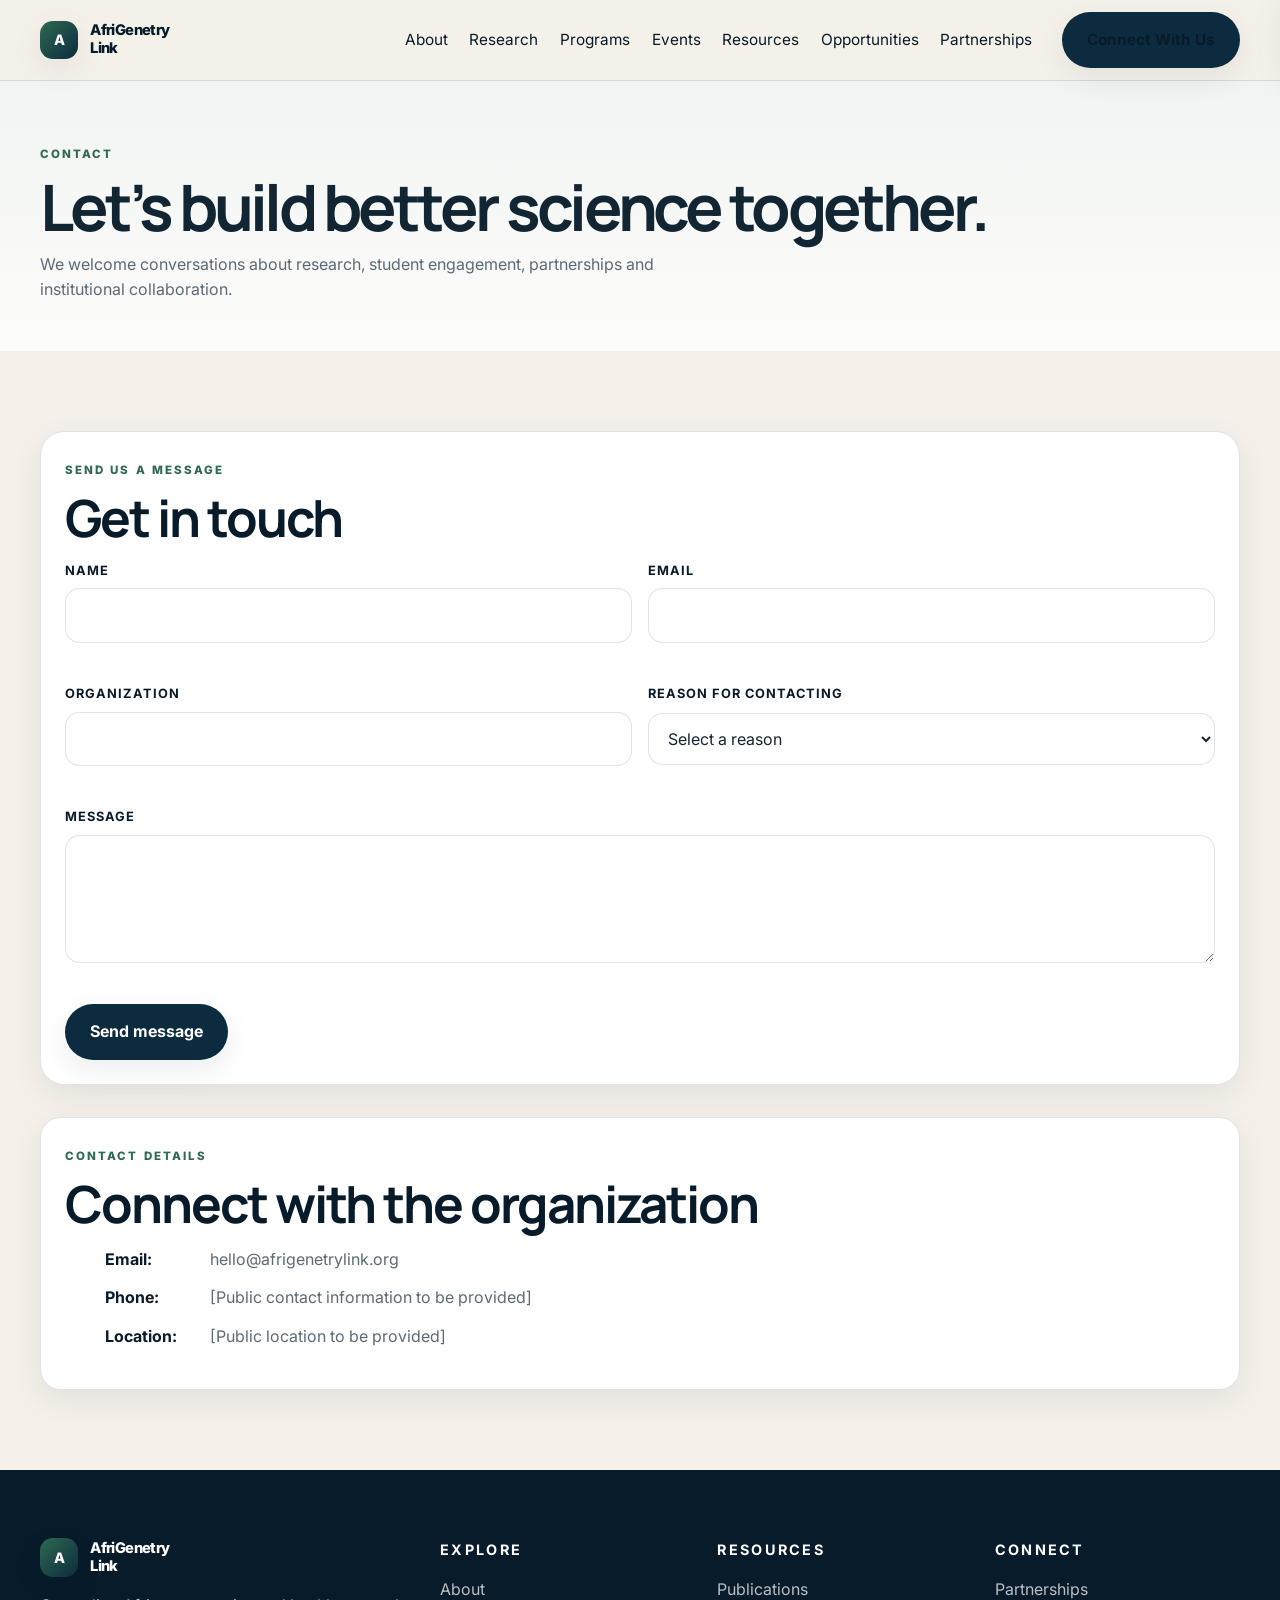
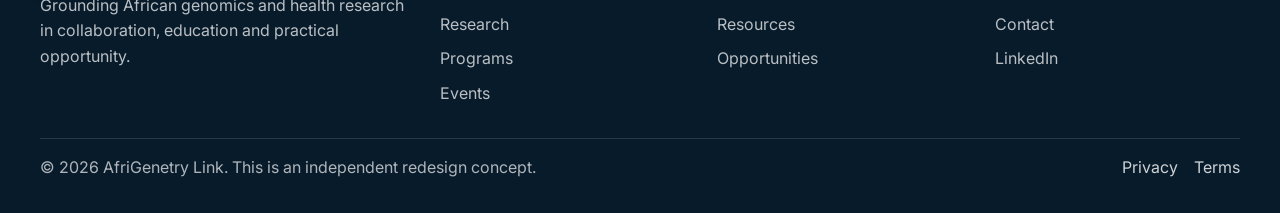
<file: afri-genetry-link/contact.html>
<!DOCTYPE html>
<html lang="en">
  <head>
    <meta charset="UTF-8" />
    <meta name="viewport" content="width=device-width, initial-scale=1.0" />
    <title>Contact | AfriGenetry Link</title>
    <meta name="description" content="Contact AfriGenetry Link for research, partnerships, events, media, opportunities and general inquiries." />
    <link rel="preconnect" href="https://fonts.googleapis.com" />
    <link rel="preconnect" href="https://fonts.gstatic.com" crossorigin />
    <link href="https://fonts.googleapis.com/css2?family=Inter:wght@400;500;600;700;800&family=Manrope:wght@400;500;600;700;800&display=swap" rel="stylesheet" />
    <link rel="stylesheet" href="css/styles.css" />
    <link rel="stylesheet" href="css/responsive.css" />
    <link rel="stylesheet" href="css/animations.css" />
  </head>
  <body>
    <header class="site-header">
      <div class="container site-header__inner">
        <a href="index.html" class="logo" aria-label="AfriGenetry Link home page"><span class="logo-mark">A</span><span class="logo-text">AfriGenetry<br />Link</span></a>
        <nav class="site-nav" aria-label="Main navigation">
          <a href="about.html">About</a>
          <a href="research.html">Research</a>
          <a href="programs.html">Programs</a>
          <a href="events.html">Events</a>
          <a href="resources.html">Resources</a>
          <a href="opportunities.html">Opportunities</a>
          <a href="partnerships.html">Partnerships</a>
          <a href="contact.html" class="btn btn--primary nav-cta">Connect With Us</a>
        </nav>
        <button class="nav-toggle" type="button" aria-label="Open menu" aria-expanded="false">☰</button>
      </div>
      <div class="mobile-menu" aria-label="Mobile navigation">
        <div class="mobile-menu__head"><a href="index.html" class="logo"><span class="logo-mark">A</span><span class="logo-text">AfriGenetry<br />Link</span></a><button class="nav-toggle mobile-menu__close" type="button" aria-label="Close menu">✕</button></div>
        <nav class="mobile-nav" aria-label="Mobile menu links"><a href="about.html">About</a><a href="research.html">Research</a><a href="programs.html">Programs</a><a href="events.html">Events</a><a href="resources.html">Resources</a><a href="opportunities.html">Opportunities</a><a href="partnerships.html">Partnerships</a><a href="contact.html" class="btn btn--primary">Get Involved</a></nav>
      </div>
    </header>

    <main>
      <section class="page-hero">
        <div class="container page-hero__inner fade-up">
          <span class="section-label">Contact</span>
          <h1>Let’s build better science together.</h1>
          <p>We welcome conversations about research, student engagement, partnerships and institutional collaboration.</p>
        </div>
      </section>

      <section class="section">
        <div class="container contact-grid">
          <div class="form-shell fade-up">
            <span class="section-label">Send us a message</span>
            <h2 class="section-heading">Get in touch</h2>
            <form id="contact-form" novalidate>
              <div class="form-grid">
                <div class="form-field"><label class="form-label" for="contact-name">Name</label><input id="contact-name" class="form-input" type="text" required /><span class="form-error"></span></div>
                <div class="form-field"><label class="form-label" for="contact-email">Email</label><input id="contact-email" class="form-input" type="email" required /><span class="form-error"></span></div>
                <div class="form-field"><label class="form-label" for="contact-organization">Organization</label><input id="contact-organization" class="form-input" type="text" /><span class="form-error"></span></div>
                <div class="form-field"><label class="form-label" for="contact-reason">Reason for contacting</label><select id="contact-reason" class="form-select" required>
                  <option value="">Select a reason</option>
                  <option>Research</option>
                  <option>Partnership</option>
                  <option>Event</option>
                  <option>Media</option>
                  <option>Opportunity</option>
                  <option>General inquiry</option>
                </select><span class="form-error"></span></div>
                <div class="form-field form-field--full"><label class="form-label" for="contact-message">Message</label><textarea id="contact-message" class="form-textarea" required></textarea><span class="form-error"></span></div>
              </div>
              <div class="hero__actions" style="margin-top:1rem;">
                <button type="submit" class="btn btn--primary">Send message</button>
              </div>
              <div class="success-state" aria-live="polite">Thanks for reaching out. Your message has been sent successfully.</div>
            </form>
          </div>

          <aside class="info-panel fade-up">
            <span class="section-label">Contact details</span>
            <h2 class="section-heading">Connect with the organization</h2>
            <ul class="detail-list">
              <li><strong>Email:</strong> hello@afrigenetrylink.org</li>
              <li><strong>Phone:</strong> [Public contact information to be provided]</li>
              <li><strong>Location:</strong> [Public location to be provided]</li>
            </ul>
          </aside>
        </div>
      </section>
    </main>

    <footer class="site-footer">
      <div class="container footer-grid">
        <div class="footer-brand"><a href="index.html" class="logo" style="color:#fff;"><span class="logo-mark">A</span><span class="logo-text">AfriGenetry<br />Link</span></a><p>Grounding African genomics and health research in collaboration, education and practical opportunity.</p></div>
        <div class="footer-links"><h4>Explore</h4><ul><li><a href="about.html">About</a></li><li><a href="research.html">Research</a></li><li><a href="programs.html">Programs</a></li><li><a href="events.html">Events</a></li></ul></div>
        <div class="footer-links"><h4>Resources</h4><ul><li><a href="publications.html">Publications</a></li><li><a href="resources.html">Resources</a></li><li><a href="opportunities.html">Opportunities</a></li></ul></div>
        <div class="footer-links"><h4>Connect</h4><ul><li><a href="partnerships.html">Partnerships</a></li><li><a href="contact.html">Contact</a></li><li><a href="https://www.linkedin.com" target="_blank" rel="noreferrer">LinkedIn</a></li></ul></div>
      </div>
      <div class="container footer-meta"><span>© 2026 AfriGenetry Link. This is an independent redesign concept.</span><div class="row"><a href="#">Privacy</a><a href="#">Terms</a></div></div>
    </footer>
    <button class="back-to-top" type="button" aria-label="Back to top">↑</button>
    <script src="js/navigation.js" defer></script>
    <script src="js/filters.js" defer></script>
    <script src="js/search.js" defer></script>
    <script src="js/forms.js" defer></script>
    <script src="js/interactions.js" defer></script>
    <script src="js/main.js" defer></script>
  </body>
</html>
</file>
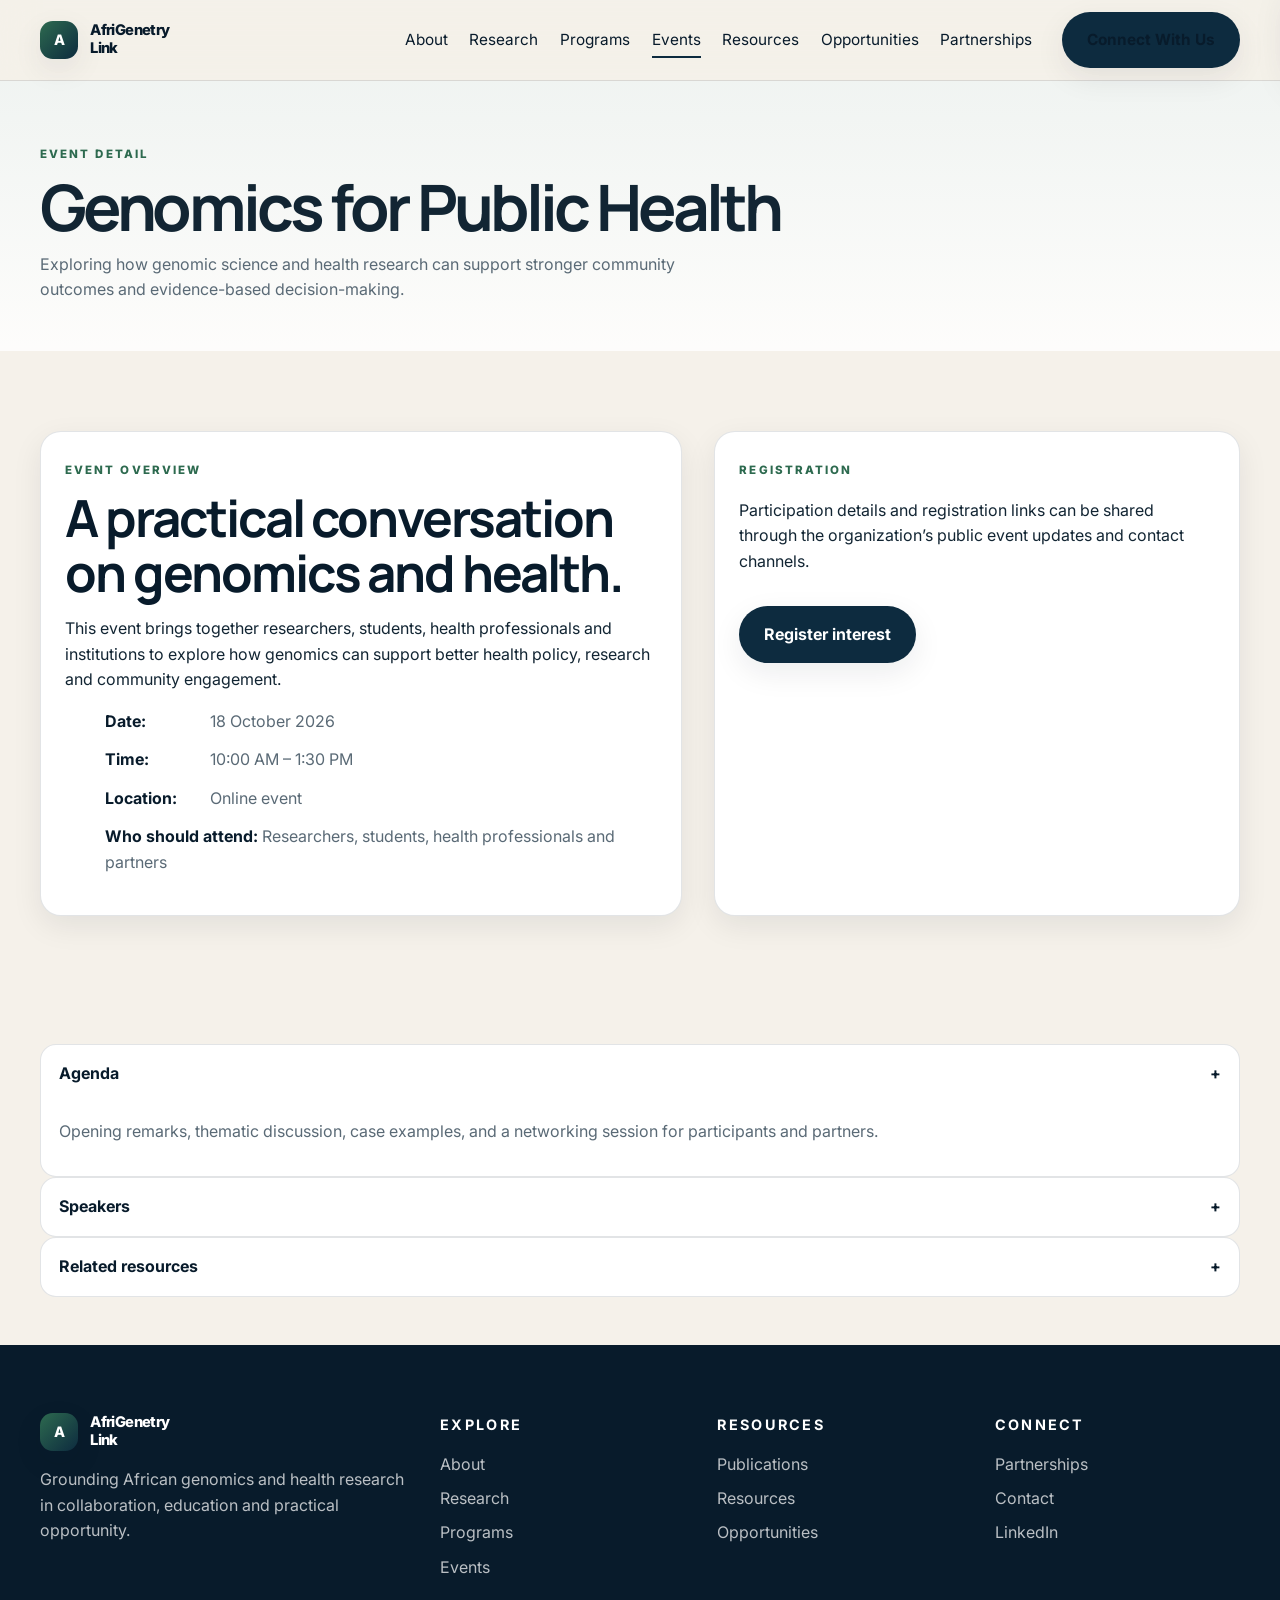
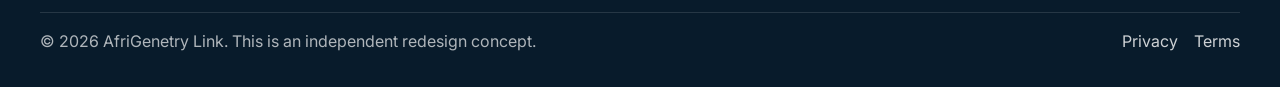
<file: afri-genetry-link/event-detail.html>
<!DOCTYPE html>
<html lang="en">
  <head>
    <meta charset="UTF-8" />
    <meta name="viewport" content="width=device-width, initial-scale=1.0" />
    <title>Event Detail | AfriGenetry Link</title>
    <meta name="description" content="Learn more about AfriGenetry Link’s event on genomics, public health and research collaboration." />
    <link rel="preconnect" href="https://fonts.googleapis.com" />
    <link rel="preconnect" href="https://fonts.gstatic.com" crossorigin />
    <link href="https://fonts.googleapis.com/css2?family=Inter:wght@400;500;600;700;800&family=Manrope:wght@400;500;600;700;800&display=swap" rel="stylesheet" />
    <link rel="stylesheet" href="css/styles.css" />
    <link rel="stylesheet" href="css/responsive.css" />
    <link rel="stylesheet" href="css/animations.css" />
  </head>
  <body>
    <header class="site-header">
      <div class="container site-header__inner">
        <a href="index.html" class="logo" aria-label="AfriGenetry Link home page"><span class="logo-mark">A</span><span class="logo-text">AfriGenetry<br />Link</span></a>
        <nav class="site-nav" aria-label="Main navigation">
          <a href="about.html">About</a>
          <a href="research.html">Research</a>
          <a href="programs.html">Programs</a>
          <a href="events.html" class="is-active">Events</a>
          <a href="resources.html">Resources</a>
          <a href="opportunities.html">Opportunities</a>
          <a href="partnerships.html">Partnerships</a>
          <a href="contact.html" class="btn btn--primary nav-cta">Connect With Us</a>
        </nav>
        <button class="nav-toggle" type="button" aria-label="Open menu" aria-expanded="false">☰</button>
      </div>
      <div class="mobile-menu" aria-label="Mobile navigation">
        <div class="mobile-menu__head"><a href="index.html" class="logo"><span class="logo-mark">A</span><span class="logo-text">AfriGenetry<br />Link</span></a><button class="nav-toggle mobile-menu__close" type="button" aria-label="Close menu">✕</button></div>
        <nav class="mobile-nav" aria-label="Mobile menu links"><a href="about.html">About</a><a href="research.html">Research</a><a href="programs.html">Programs</a><a href="events.html">Events</a><a href="resources.html">Resources</a><a href="opportunities.html">Opportunities</a><a href="partnerships.html">Partnerships</a><a href="contact.html" class="btn btn--primary">Get Involved</a></nav>
      </div>
    </header>

    <main>
      <section class="page-hero">
        <div class="container page-hero__inner fade-up">
          <span class="section-label">Event detail</span>
          <h1>Genomics for Public Health</h1>
          <p>Exploring how genomic science and health research can support stronger community outcomes and evidence-based decision-making.</p>
        </div>
      </section>

      <section class="section">
        <div class="container event-detail-grid">
          <article class="details-panel fade-up">
            <span class="section-label">Event overview</span>
            <h2 class="section-heading">A practical conversation on genomics and health.</h2>
            <p>This event brings together researchers, students, health professionals and institutions to explore how genomics can support better health policy, research and community engagement.</p>
            <ul class="detail-list">
              <li><strong>Date:</strong> 18 October 2026</li>
              <li><strong>Time:</strong> 10:00 AM – 1:30 PM</li>
              <li><strong>Location:</strong> Online event</li>
              <li><strong>Who should attend:</strong> Researchers, students, health professionals and partners</li>
            </ul>
          </article>

          <aside class="info-panel fade-up">
            <span class="section-label">Registration</span>
            <p>Participation details and registration links can be shared through the organization’s public event updates and contact channels.</p>
            <div class="hero__actions">
              <a href="contact.html" class="btn btn--primary">Register interest</a>
            </div>
          </aside>
        </div>
      </section>

      <section class="section section--tight">
        <div class="container">
          <div class="accordion fade-up">
            <div class="accordion-item is-open"><button class="accordion-trigger" type="button">Agenda<span>+</span></button><div class="accordion-content"><p>Opening remarks, thematic discussion, case examples, and a networking session for participants and partners.</p></div></div>
            <div class="accordion-item"><button class="accordion-trigger" type="button">Speakers<span>+</span></button><div class="accordion-content"><p>Speaker details to be provided in the event listing or communications shared by AfriGenetry Link.</p></div></div>
            <div class="accordion-item"><button class="accordion-trigger" type="button">Related resources<span>+</span></button><div class="accordion-content"><p>Relevant reading materials and event follow-ups can be shared via the resources section.</p></div></div>
          </div>
        </div>
      </section>
    </main>

    <footer class="site-footer">
      <div class="container footer-grid">
        <div class="footer-brand"><a href="index.html" class="logo" style="color:#fff;"><span class="logo-mark">A</span><span class="logo-text">AfriGenetry<br />Link</span></a><p>Grounding African genomics and health research in collaboration, education and practical opportunity.</p></div>
        <div class="footer-links"><h4>Explore</h4><ul><li><a href="about.html">About</a></li><li><a href="research.html">Research</a></li><li><a href="programs.html">Programs</a></li><li><a href="events.html">Events</a></li></ul></div>
        <div class="footer-links"><h4>Resources</h4><ul><li><a href="publications.html">Publications</a></li><li><a href="resources.html">Resources</a></li><li><a href="opportunities.html">Opportunities</a></li></ul></div>
        <div class="footer-links"><h4>Connect</h4><ul><li><a href="partnerships.html">Partnerships</a></li><li><a href="contact.html">Contact</a></li><li><a href="https://www.linkedin.com" target="_blank" rel="noreferrer">LinkedIn</a></li></ul></div>
      </div>
      <div class="container footer-meta"><span>© 2026 AfriGenetry Link. This is an independent redesign concept.</span><div class="row"><a href="#">Privacy</a><a href="#">Terms</a></div></div>
    </footer>
    <button class="back-to-top" type="button" aria-label="Back to top">↑</button>
    <script src="js/navigation.js" defer></script>
    <script src="js/filters.js" defer></script>
    <script src="js/search.js" defer></script>
    <script src="js/forms.js" defer></script>
    <script src="js/interactions.js" defer></script>
    <script src="js/main.js" defer></script>
  </body>
</html>
</file>
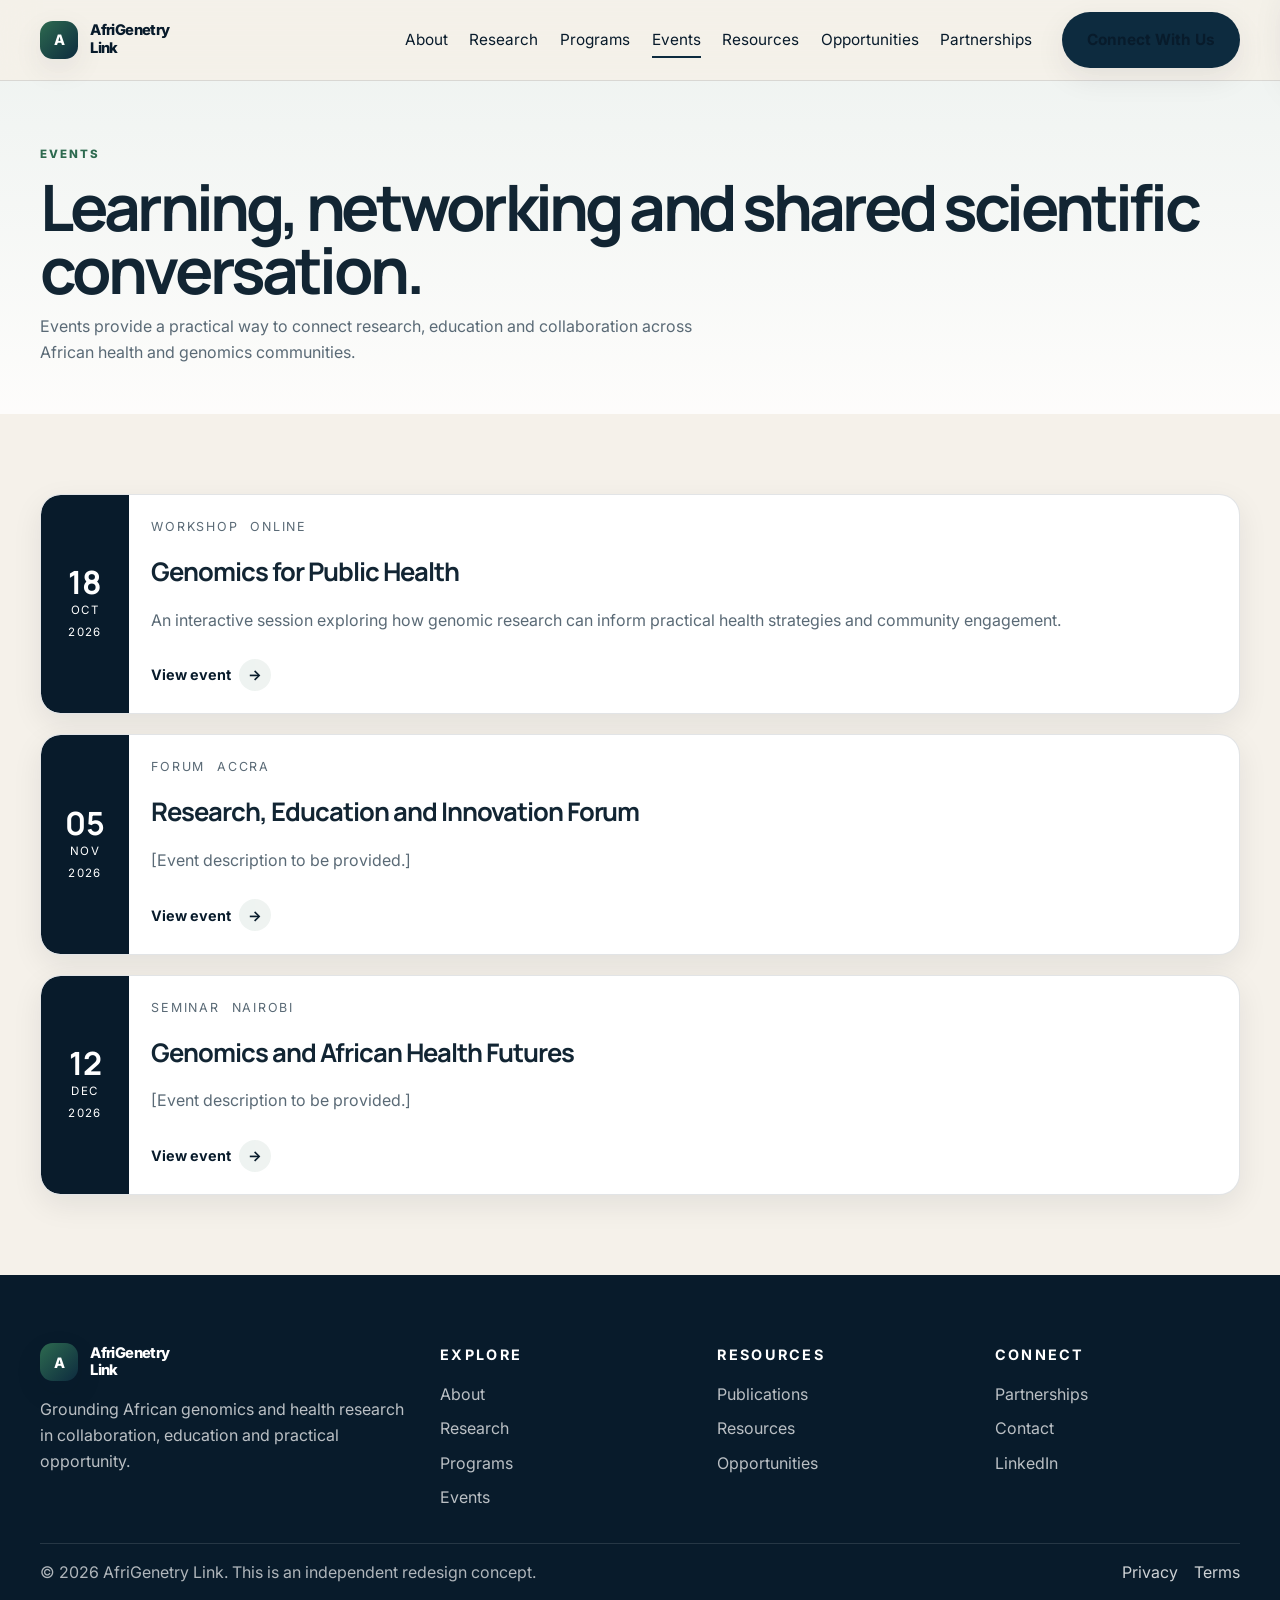
<file: afri-genetry-link/events.html>
<!DOCTYPE html>
<html lang="en">
  <head>
    <meta charset="UTF-8" />
    <meta name="viewport" content="width=device-width, initial-scale=1.0" />
    <title>Events | AfriGenetry Link</title>
    <meta name="description" content="Browse AfriGenetry Link events and learning opportunities in genomics, health, research and collaboration." />
    <link rel="preconnect" href="https://fonts.googleapis.com" />
    <link rel="preconnect" href="https://fonts.gstatic.com" crossorigin />
    <link href="https://fonts.googleapis.com/css2?family=Inter:wght@400;500;600;700;800&family=Manrope:wght@400;500;600;700;800&display=swap" rel="stylesheet" />
    <link rel="stylesheet" href="css/styles.css" />
    <link rel="stylesheet" href="css/responsive.css" />
    <link rel="stylesheet" href="css/animations.css" />
  </head>
  <body>
    <header class="site-header">
      <div class="container site-header__inner">
        <a href="index.html" class="logo" aria-label="AfriGenetry Link home page"><span class="logo-mark">A</span><span class="logo-text">AfriGenetry<br />Link</span></a>
        <nav class="site-nav" aria-label="Main navigation">
          <a href="about.html">About</a>
          <a href="research.html">Research</a>
          <a href="programs.html">Programs</a>
          <a href="events.html" class="is-active">Events</a>
          <a href="resources.html">Resources</a>
          <a href="opportunities.html">Opportunities</a>
          <a href="partnerships.html">Partnerships</a>
          <a href="contact.html" class="btn btn--primary nav-cta">Connect With Us</a>
        </nav>
        <button class="nav-toggle" type="button" aria-label="Open menu" aria-expanded="false">☰</button>
      </div>
      <div class="mobile-menu" aria-label="Mobile navigation">
        <div class="mobile-menu__head"><a href="index.html" class="logo"><span class="logo-mark">A</span><span class="logo-text">AfriGenetry<br />Link</span></a><button class="nav-toggle mobile-menu__close" type="button" aria-label="Close menu">✕</button></div>
        <nav class="mobile-nav" aria-label="Mobile menu links"><a href="about.html">About</a><a href="research.html">Research</a><a href="programs.html">Programs</a><a href="events.html">Events</a><a href="resources.html">Resources</a><a href="opportunities.html">Opportunities</a><a href="partnerships.html">Partnerships</a><a href="contact.html" class="btn btn--primary">Get Involved</a></nav>
      </div>
    </header>

    <main>
      <section class="page-hero">
        <div class="container page-hero__inner fade-up">
          <span class="section-label">Events</span>
          <h1>Learning, networking and shared scientific conversation.</h1>
          <p>Events provide a practical way to connect research, education and collaboration across African health and genomics communities.</p>
        </div>
      </section>

      <section class="section">
        <div class="container">
          <div class="event-list">
            <article class="event-card fade-up">
              <div class="event-date"><strong>18</strong><span>Oct</span><span>2026</span></div>
              <div class="event-card__content">
                <div class="research-item__meta"><span>Workshop</span><span>Online</span></div>
                <h3>Genomics for Public Health</h3>
                <p>An interactive session exploring how genomic research can inform practical health strategies and community engagement.</p>
                <a href="event-detail.html" class="link-arrow">View event <span>→</span></a>
              </div>
            </article>
            <article class="event-card fade-up">
              <div class="event-date"><strong>05</strong><span>Nov</span><span>2026</span></div>
              <div class="event-card__content">
                <div class="research-item__meta"><span>Forum</span><span>Accra</span></div>
                <h3>Research, Education and Innovation Forum</h3>
                <p>[Event description to be provided.]</p>
                <a href="event-detail.html" class="link-arrow">View event <span>→</span></a>
              </div>
            </article>
            <article class="event-card fade-up">
              <div class="event-date"><strong>12</strong><span>Dec</span><span>2026</span></div>
              <div class="event-card__content">
                <div class="research-item__meta"><span>Seminar</span><span>Nairobi</span></div>
                <h3>Genomics and African Health Futures</h3>
                <p>[Event description to be provided.]</p>
                <a href="event-detail.html" class="link-arrow">View event <span>→</span></a>
              </div>
            </article>
          </div>
        </div>
      </section>
    </main>

    <footer class="site-footer">
      <div class="container footer-grid">
        <div class="footer-brand"><a href="index.html" class="logo" style="color:#fff;"><span class="logo-mark">A</span><span class="logo-text">AfriGenetry<br />Link</span></a><p>Grounding African genomics and health research in collaboration, education and practical opportunity.</p></div>
        <div class="footer-links"><h4>Explore</h4><ul><li><a href="about.html">About</a></li><li><a href="research.html">Research</a></li><li><a href="programs.html">Programs</a></li><li><a href="events.html">Events</a></li></ul></div>
        <div class="footer-links"><h4>Resources</h4><ul><li><a href="publications.html">Publications</a></li><li><a href="resources.html">Resources</a></li><li><a href="opportunities.html">Opportunities</a></li></ul></div>
        <div class="footer-links"><h4>Connect</h4><ul><li><a href="partnerships.html">Partnerships</a></li><li><a href="contact.html">Contact</a></li><li><a href="https://www.linkedin.com" target="_blank" rel="noreferrer">LinkedIn</a></li></ul></div>
      </div>
      <div class="container footer-meta"><span>© 2026 AfriGenetry Link. This is an independent redesign concept.</span><div class="row"><a href="#">Privacy</a><a href="#">Terms</a></div></div>
    </footer>
    <button class="back-to-top" type="button" aria-label="Back to top">↑</button>
    <script src="js/navigation.js" defer></script>
    <script src="js/filters.js" defer></script>
    <script src="js/search.js" defer></script>
    <script src="js/forms.js" defer></script>
    <script src="js/interactions.js" defer></script>
    <script src="js/main.js" defer></script>
  </body>
</html>
</file>
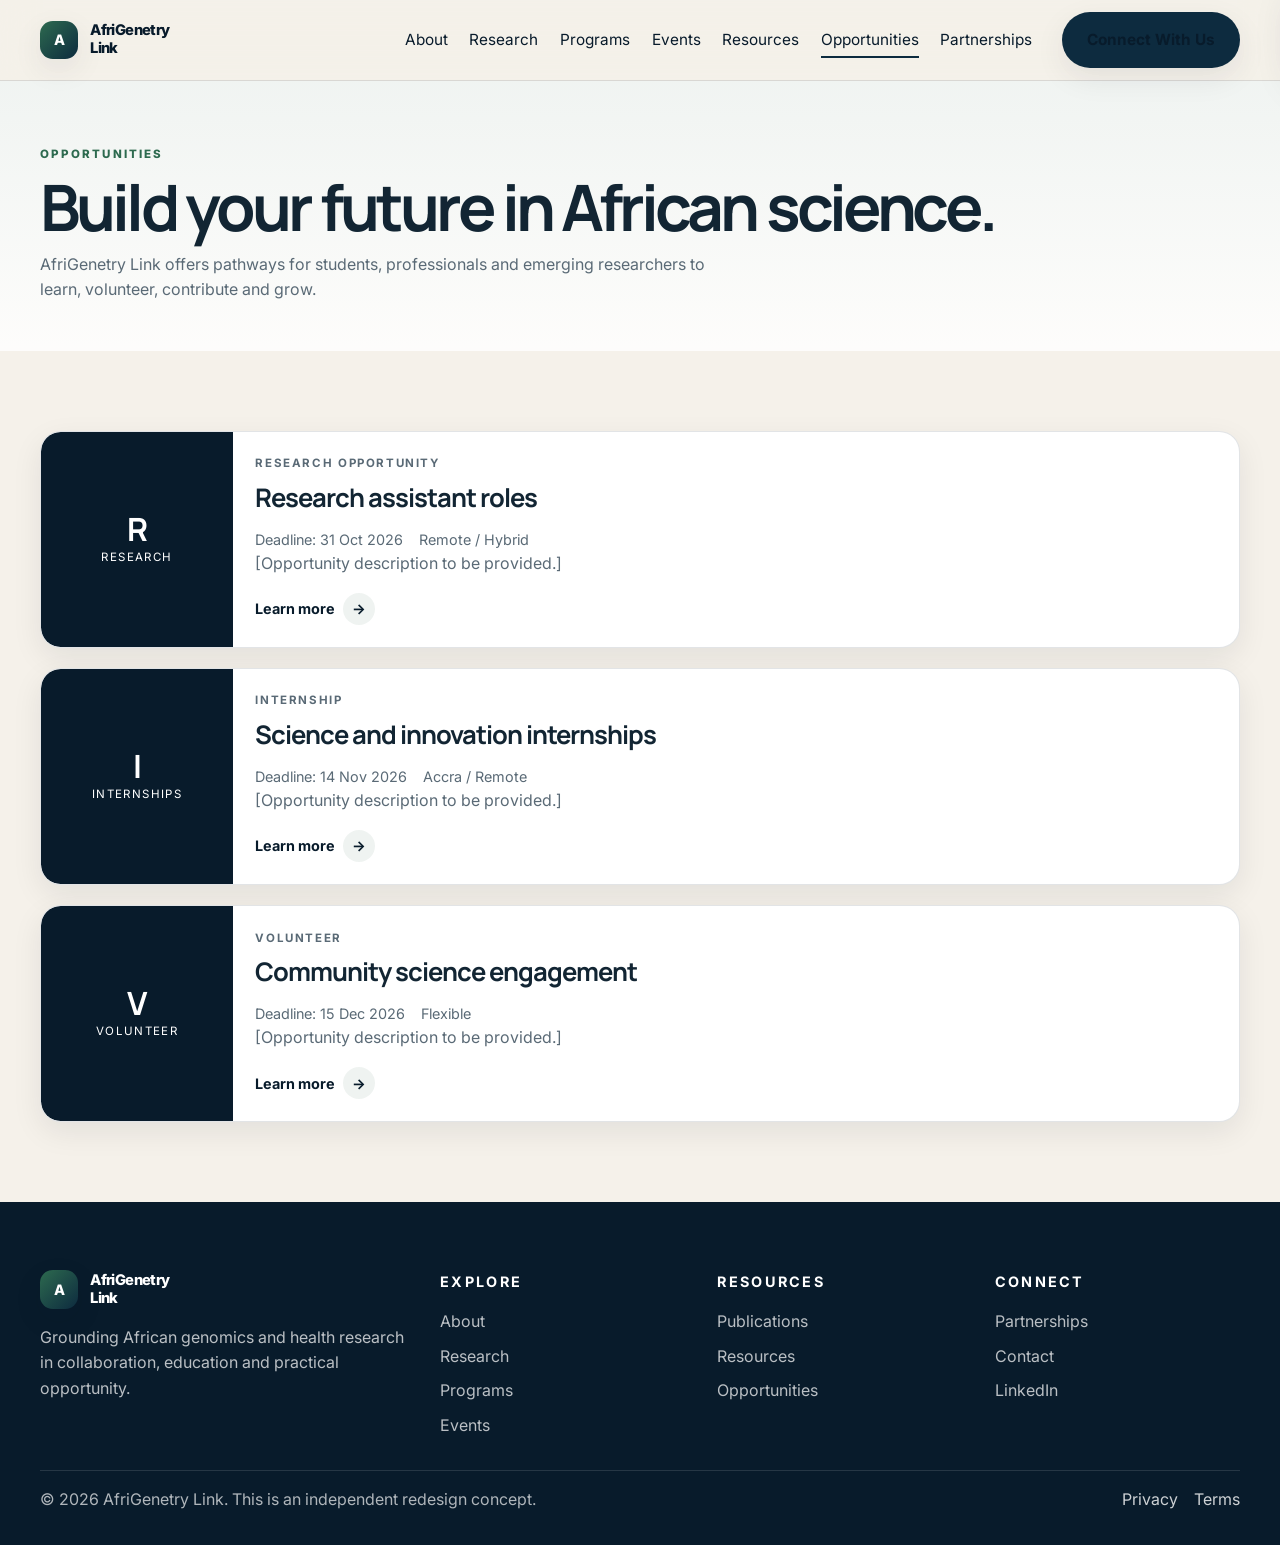
<file: afri-genetry-link/opportunities.html>
<!DOCTYPE html>
<html lang="en">
  <head>
    <meta charset="UTF-8" />
    <meta name="viewport" content="width=device-width, initial-scale=1.0" />
    <title>Opportunities | AfriGenetry Link</title>
    <meta name="description" content="Explore opportunities in research, internships, training and volunteer roles with AfriGenetry Link and related scientific communities." />
    <link rel="preconnect" href="https://fonts.googleapis.com" />
    <link rel="preconnect" href="https://fonts.gstatic.com" crossorigin />
    <link href="https://fonts.googleapis.com/css2?family=Inter:wght@400;500;600;700;800&family=Manrope:wght@400;500;600;700;800&display=swap" rel="stylesheet" />
    <link rel="stylesheet" href="css/styles.css" />
    <link rel="stylesheet" href="css/responsive.css" />
    <link rel="stylesheet" href="css/animations.css" />
  </head>
  <body>
    <header class="site-header">
      <div class="container site-header__inner">
        <a href="index.html" class="logo" aria-label="AfriGenetry Link home page"><span class="logo-mark">A</span><span class="logo-text">AfriGenetry<br />Link</span></a>
        <nav class="site-nav" aria-label="Main navigation">
          <a href="about.html">About</a>
          <a href="research.html">Research</a>
          <a href="programs.html">Programs</a>
          <a href="events.html">Events</a>
          <a href="resources.html">Resources</a>
          <a href="opportunities.html" class="is-active">Opportunities</a>
          <a href="partnerships.html">Partnerships</a>
          <a href="contact.html" class="btn btn--primary nav-cta">Connect With Us</a>
        </nav>
        <button class="nav-toggle" type="button" aria-label="Open menu" aria-expanded="false">☰</button>
      </div>
      <div class="mobile-menu" aria-label="Mobile navigation">
        <div class="mobile-menu__head"><a href="index.html" class="logo"><span class="logo-mark">A</span><span class="logo-text">AfriGenetry<br />Link</span></a><button class="nav-toggle mobile-menu__close" type="button" aria-label="Close menu">✕</button></div>
        <nav class="mobile-nav" aria-label="Mobile menu links"><a href="about.html">About</a><a href="research.html">Research</a><a href="programs.html">Programs</a><a href="events.html">Events</a><a href="resources.html">Resources</a><a href="opportunities.html">Opportunities</a><a href="partnerships.html">Partnerships</a><a href="contact.html" class="btn btn--primary">Get Involved</a></nav>
      </div>
    </header>

    <main>
      <section class="page-hero">
        <div class="container page-hero__inner fade-up">
          <span class="section-label">Opportunities</span>
          <h1>Build your future in African science.</h1>
          <p>AfriGenetry Link offers pathways for students, professionals and emerging researchers to learn, volunteer, contribute and grow.</p>
        </div>
      </section>

      <section class="section">
        <div class="container opportunity-list">
          <article class="opportunity-card fade-up">
            <div class="event-date" style="border-radius: 1.2rem 0 0 1.2rem;"><strong>R</strong><span>Research</span></div>
            <div class="opportunity-card__content">
              <div class="opportunity-card__meta">Research opportunity</div>
              <h3>Research assistant roles</h3>
              <div class="info-row"><span>Deadline: 31 Oct 2026</span><span>Remote / Hybrid</span></div>
              <p>[Opportunity description to be provided.]</p>
              <a href="contact.html" class="link-arrow">Learn more <span>→</span></a>
            </div>
          </article>

          <article class="opportunity-card fade-up">
            <div class="event-date" style="border-radius: 1.2rem 0 0 1.2rem;"><strong>I</strong><span>Internships</span></div>
            <div class="opportunity-card__content">
              <div class="opportunity-card__meta">Internship</div>
              <h3>Science and innovation internships</h3>
              <div class="info-row"><span>Deadline: 14 Nov 2026</span><span>Accra / Remote</span></div>
              <p>[Opportunity description to be provided.]</p>
              <a href="contact.html" class="link-arrow">Learn more <span>→</span></a>
            </div>
          </article>

          <article class="opportunity-card fade-up">
            <div class="event-date" style="border-radius: 1.2rem 0 0 1.2rem;"><strong>V</strong><span>Volunteer</span></div>
            <div class="opportunity-card__content">
              <div class="opportunity-card__meta">Volunteer</div>
              <h3>Community science engagement</h3>
              <div class="info-row"><span>Deadline: 15 Dec 2026</span><span>Flexible</span></div>
              <p>[Opportunity description to be provided.]</p>
              <a href="contact.html" class="link-arrow">Learn more <span>→</span></a>
            </div>
          </article>
        </div>
      </section>
    </main>

    <footer class="site-footer">
      <div class="container footer-grid">
        <div class="footer-brand"><a href="index.html" class="logo" style="color:#fff;"><span class="logo-mark">A</span><span class="logo-text">AfriGenetry<br />Link</span></a><p>Grounding African genomics and health research in collaboration, education and practical opportunity.</p></div>
        <div class="footer-links"><h4>Explore</h4><ul><li><a href="about.html">About</a></li><li><a href="research.html">Research</a></li><li><a href="programs.html">Programs</a></li><li><a href="events.html">Events</a></li></ul></div>
        <div class="footer-links"><h4>Resources</h4><ul><li><a href="publications.html">Publications</a></li><li><a href="resources.html">Resources</a></li><li><a href="opportunities.html">Opportunities</a></li></ul></div>
        <div class="footer-links"><h4>Connect</h4><ul><li><a href="partnerships.html">Partnerships</a></li><li><a href="contact.html">Contact</a></li><li><a href="https://www.linkedin.com" target="_blank" rel="noreferrer">LinkedIn</a></li></ul></div>
      </div>
      <div class="container footer-meta"><span>© 2026 AfriGenetry Link. This is an independent redesign concept.</span><div class="row"><a href="#">Privacy</a><a href="#">Terms</a></div></div>
    </footer>
    <button class="back-to-top" type="button" aria-label="Back to top">↑</button>
    <script src="js/navigation.js" defer></script>
    <script src="js/filters.js" defer></script>
    <script src="js/search.js" defer></script>
    <script src="js/forms.js" defer></script>
    <script src="js/interactions.js" defer></script>
    <script src="js/main.js" defer></script>
  </body>
</html>
</file>
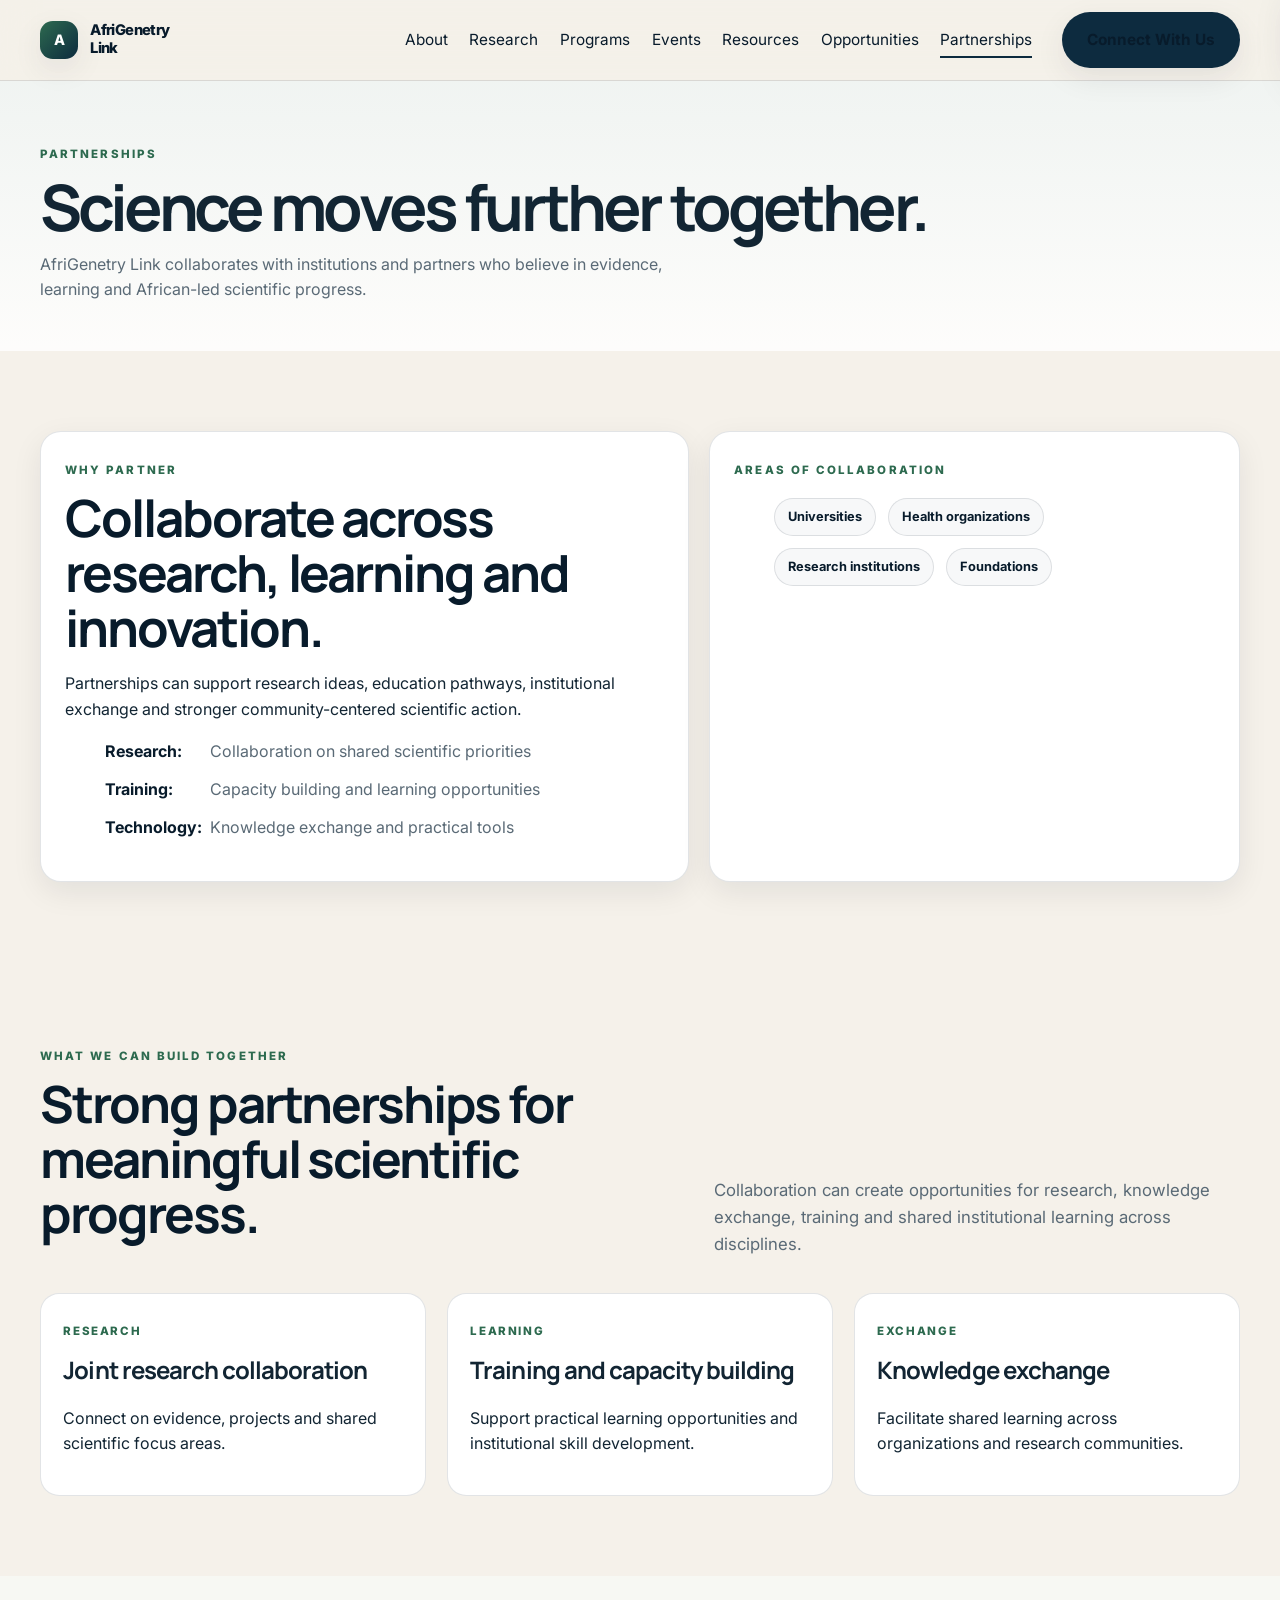
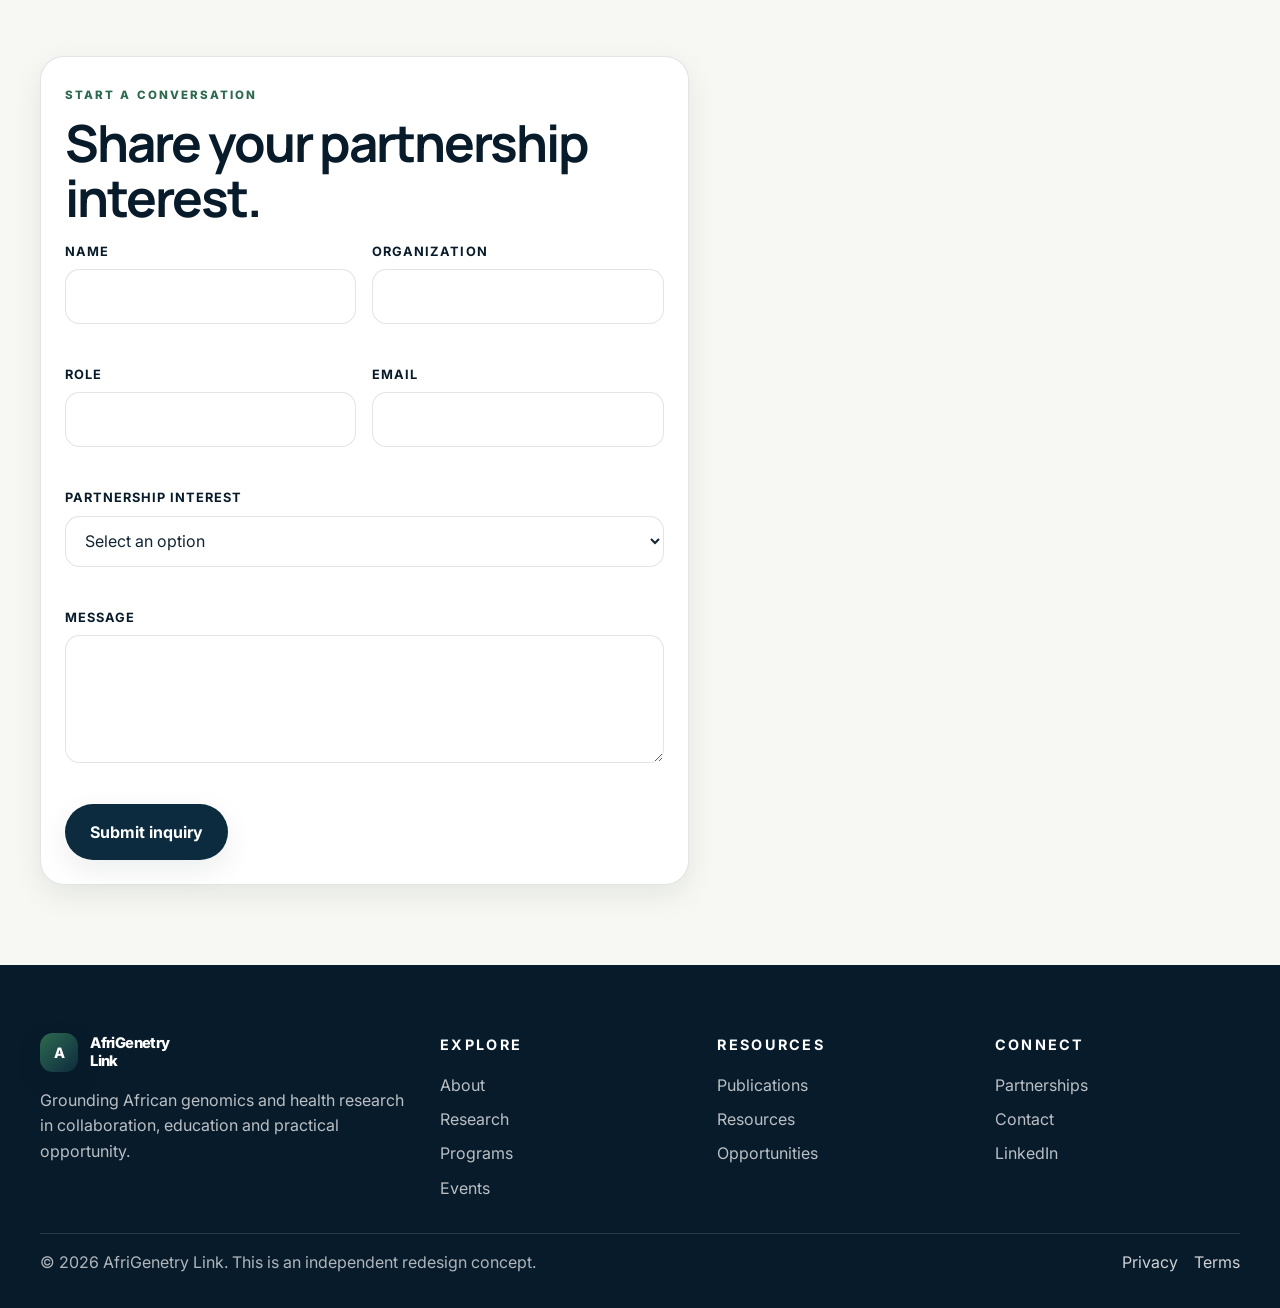
<file: afri-genetry-link/partnerships.html>
<!DOCTYPE html>
<html lang="en">
  <head>
    <meta charset="UTF-8" />
    <meta name="viewport" content="width=device-width, initial-scale=1.0" />
    <title>Partnerships | AfriGenetry Link</title>
    <meta name="description" content="Explore research, institutional and strategic partnership opportunities with AfriGenetry Link across African genomics, health and education ecosystems." />
    <link rel="preconnect" href="https://fonts.googleapis.com" />
    <link rel="preconnect" href="https://fonts.gstatic.com" crossorigin />
    <link href="https://fonts.googleapis.com/css2?family=Inter:wght@400;500;600;700;800&family=Manrope:wght@400;500;600;700;800&display=swap" rel="stylesheet" />
    <link rel="stylesheet" href="css/styles.css" />
    <link rel="stylesheet" href="css/responsive.css" />
    <link rel="stylesheet" href="css/animations.css" />
  </head>
  <body>
    <header class="site-header">
      <div class="container site-header__inner">
        <a href="index.html" class="logo" aria-label="AfriGenetry Link home page"><span class="logo-mark">A</span><span class="logo-text">AfriGenetry<br />Link</span></a>
        <nav class="site-nav" aria-label="Main navigation">
          <a href="about.html">About</a>
          <a href="research.html">Research</a>
          <a href="programs.html">Programs</a>
          <a href="events.html">Events</a>
          <a href="resources.html">Resources</a>
          <a href="opportunities.html">Opportunities</a>
          <a href="partnerships.html" class="is-active">Partnerships</a>
          <a href="contact.html" class="btn btn--primary nav-cta">Connect With Us</a>
        </nav>
        <button class="nav-toggle" type="button" aria-label="Open menu" aria-expanded="false">☰</button>
      </div>
      <div class="mobile-menu" aria-label="Mobile navigation">
        <div class="mobile-menu__head"><a href="index.html" class="logo"><span class="logo-mark">A</span><span class="logo-text">AfriGenetry<br />Link</span></a><button class="nav-toggle mobile-menu__close" type="button" aria-label="Close menu">✕</button></div>
        <nav class="mobile-nav" aria-label="Mobile menu links"><a href="about.html">About</a><a href="research.html">Research</a><a href="programs.html">Programs</a><a href="events.html">Events</a><a href="resources.html">Resources</a><a href="opportunities.html">Opportunities</a><a href="partnerships.html">Partnerships</a><a href="contact.html" class="btn btn--primary">Get Involved</a></nav>
      </div>
    </header>

    <main>
      <section class="page-hero">
        <div class="container page-hero__inner fade-up">
          <span class="section-label">Partnerships</span>
          <h1>Science moves further together.</h1>
          <p>AfriGenetry Link collaborates with institutions and partners who believe in evidence, learning and African-led scientific progress.</p>
        </div>
      </section>

      <section class="section">
        <div class="container partnership-grid">
          <div class="details-panel fade-up">
            <span class="section-label">Why partner</span>
            <h2 class="section-heading">Collaborate across research, learning and innovation.</h2>
            <p>Partnerships can support research ideas, education pathways, institutional exchange and stronger community-centered scientific action.</p>
            <ul class="detail-list">
              <li><strong>Research:</strong> Collaboration on shared scientific priorities</li>
              <li><strong>Training:</strong> Capacity building and learning opportunities</li>
              <li><strong>Technology:</strong> Knowledge exchange and practical tools</li>
            </ul>
          </div>
          <div class="info-panel fade-up">
            <span class="section-label">Areas of collaboration</span>
            <ul class="list-inline">
              <li>Universities</li>
              <li>Health organizations</li>
              <li>Research institutions</li>
              <li>Foundations</li>
            </ul>
          </div>
        </div>
      </section>

      <section class="section">
        <div class="container">
          <div class="feature-intro fade-up">
            <div>
              <span class="section-label">What we can build together</span>
              <h2 class="section-heading">Strong partnerships for meaningful scientific progress.</h2>
            </div>
            <p class="section-intro">Collaboration can create opportunities for research, knowledge exchange, training and shared institutional learning across disciplines.</p>
          </div>

          <div class="partnership-cards">
            <article class="value-item fade-up">
              <span class="value-item__label">Research</span>
              <h3>Joint research collaboration</h3>
              <p>Connect on evidence, projects and shared scientific focus areas.</p>
            </article>
            <article class="value-item fade-up">
              <span class="value-item__label">Learning</span>
              <h3>Training and capacity building</h3>
              <p>Support practical learning opportunities and institutional skill development.</p>
            </article>
            <article class="value-item fade-up">
              <span class="value-item__label">Exchange</span>
              <h3>Knowledge exchange</h3>
              <p>Facilitate shared learning across organizations and research communities.</p>
            </article>
          </div>
        </div>
      </section>

      <section class="section" style="background:#f7f8f3;">
        <div class="container partnership-grid">
          <div class="form-shell fade-up">
            <span class="section-label">Start a conversation</span>
            <h2 class="section-heading">Share your partnership interest.</h2>
            <form id="partnership-form" novalidate>
              <div class="form-grid">
                <div class="form-field"><label class="form-label" for="name">Name</label><input id="name" class="form-input" type="text" required /><span class="form-error"></span></div>
                <div class="form-field"><label class="form-label" for="organization">Organization</label><input id="organization" class="form-input" type="text" required /><span class="form-error"></span></div>
                <div class="form-field"><label class="form-label" for="role">Role</label><input id="role" class="form-input" type="text" required /><span class="form-error"></span></div>
                <div class="form-field"><label class="form-label" for="email">Email</label><input id="email" class="form-input" type="email" required /><span class="form-error"></span></div>
                <div class="form-field form-field--full"><label class="form-label" for="interest">Partnership interest</label><select id="interest" class="form-select" required>
                  <option value="">Select an option</option>
                  <option>Research collaboration</option>
                  <option>Training and capacity building</option>
                  <option>Knowledge exchange</option>
                  <option>Technology partnership</option>
                  <option>Event collaboration</option>
                </select><span class="form-error"></span></div>
                <div class="form-field form-field--full"><label class="form-label" for="message">Message</label><textarea id="message" class="form-textarea" required></textarea><span class="form-error"></span></div>
              </div>
              <div class="hero__actions" style="margin-top:1rem;">
                <button type="submit" class="btn btn--primary">Submit inquiry</button>
              </div>
              <div class="success-state" aria-live="polite">Thank you. Your partnership inquiry has been received.</div>
            </form>
          </div>
        </div>
      </section>
    </main>

    <footer class="site-footer">
      <div class="container footer-grid">
        <div class="footer-brand"><a href="index.html" class="logo" style="color:#fff;"><span class="logo-mark">A</span><span class="logo-text">AfriGenetry<br />Link</span></a><p>Grounding African genomics and health research in collaboration, education and practical opportunity.</p></div>
        <div class="footer-links"><h4>Explore</h4><ul><li><a href="about.html">About</a></li><li><a href="research.html">Research</a></li><li><a href="programs.html">Programs</a></li><li><a href="events.html">Events</a></li></ul></div>
        <div class="footer-links"><h4>Resources</h4><ul><li><a href="publications.html">Publications</a></li><li><a href="resources.html">Resources</a></li><li><a href="opportunities.html">Opportunities</a></li></ul></div>
        <div class="footer-links"><h4>Connect</h4><ul><li><a href="partnerships.html">Partnerships</a></li><li><a href="contact.html">Contact</a></li><li><a href="https://www.linkedin.com" target="_blank" rel="noreferrer">LinkedIn</a></li></ul></div>
      </div>
      <div class="container footer-meta"><span>© 2026 AfriGenetry Link. This is an independent redesign concept.</span><div class="row"><a href="#">Privacy</a><a href="#">Terms</a></div></div>
    </footer>
    <button class="back-to-top" type="button" aria-label="Back to top">↑</button>
    <script src="js/navigation.js" defer></script>
    <script src="js/filters.js" defer></script>
    <script src="js/search.js" defer></script>
    <script src="js/forms.js" defer></script>
    <script src="js/interactions.js" defer></script>
    <script src="js/main.js" defer></script>
  </body>
</html>
</file>
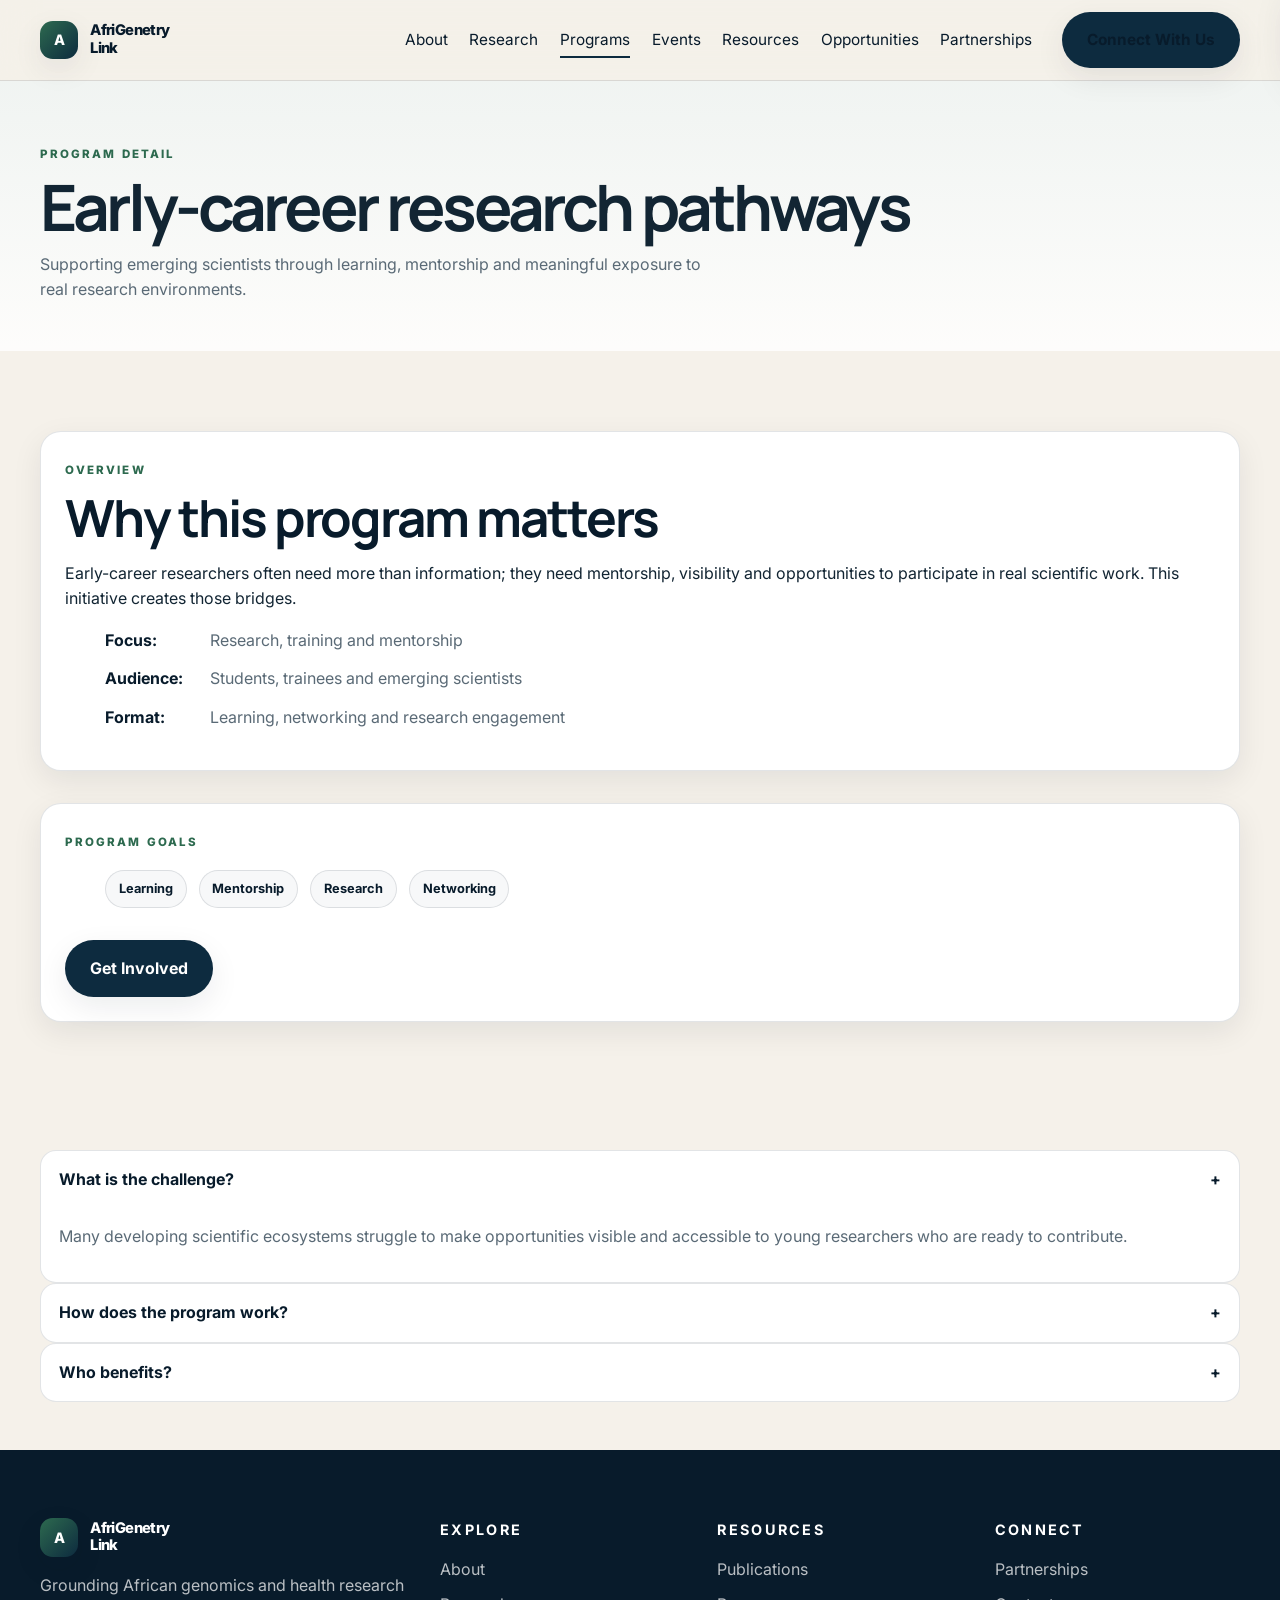
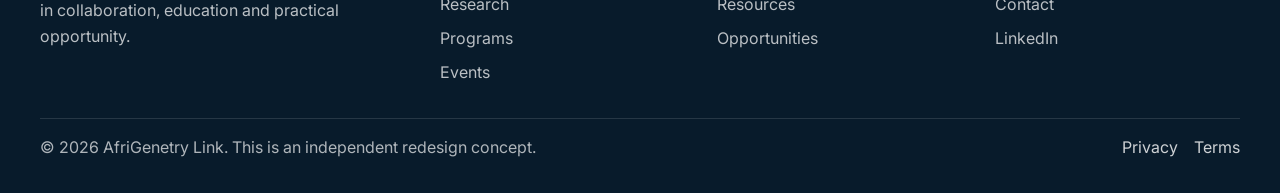
<file: afri-genetry-link/program-detail.html>
<!DOCTYPE html>
<html lang="en">
  <head>
    <meta charset="UTF-8" />
    <meta name="viewport" content="width=device-width, initial-scale=1.0" />
    <title>Program Detail | AfriGenetry Link</title>
    <meta name="description" content="Explore an AfriGenetry Link program designed to strengthen research capacity, scientific learning and institutional collaboration across Africa." />
    <link rel="preconnect" href="https://fonts.googleapis.com" />
    <link rel="preconnect" href="https://fonts.gstatic.com" crossorigin />
    <link href="https://fonts.googleapis.com/css2?family=Inter:wght@400;500;600;700;800&family=Manrope:wght@400;500;600;700;800&display=swap" rel="stylesheet" />
    <link rel="stylesheet" href="css/styles.css" />
    <link rel="stylesheet" href="css/responsive.css" />
    <link rel="stylesheet" href="css/animations.css" />
  </head>
  <body>
    <header class="site-header">
      <div class="container site-header__inner">
        <a href="index.html" class="logo" aria-label="AfriGenetry Link home page"><span class="logo-mark">A</span><span class="logo-text">AfriGenetry<br />Link</span></a>
        <nav class="site-nav" aria-label="Main navigation">
          <a href="about.html">About</a>
          <a href="research.html">Research</a>
          <a href="programs.html" class="is-active">Programs</a>
          <a href="events.html">Events</a>
          <a href="resources.html">Resources</a>
          <a href="opportunities.html">Opportunities</a>
          <a href="partnerships.html">Partnerships</a>
          <a href="contact.html" class="btn btn--primary nav-cta">Connect With Us</a>
        </nav>
        <button class="nav-toggle" type="button" aria-label="Open menu" aria-expanded="false">☰</button>
      </div>
      <div class="mobile-menu" aria-label="Mobile navigation">
        <div class="mobile-menu__head"><a href="index.html" class="logo"><span class="logo-mark">A</span><span class="logo-text">AfriGenetry<br />Link</span></a><button class="nav-toggle mobile-menu__close" type="button" aria-label="Close menu">✕</button></div>
        <nav class="mobile-nav" aria-label="Mobile menu links"><a href="about.html">About</a><a href="research.html">Research</a><a href="programs.html">Programs</a><a href="events.html">Events</a><a href="resources.html">Resources</a><a href="opportunities.html">Opportunities</a><a href="partnerships.html">Partnerships</a><a href="contact.html" class="btn btn--primary">Get Involved</a></nav>
      </div>
    </header>

    <main>
      <section class="page-hero">
        <div class="container page-hero__inner fade-up">
          <span class="section-label">Program detail</span>
          <h1>Early-career research pathways</h1>
          <p>Supporting emerging scientists through learning, mentorship and meaningful exposure to real research environments.</p>
        </div>
      </section>

      <section class="section">
        <div class="container details-grid">
          <div class="details-panel fade-up">
            <span class="section-label">Overview</span>
            <h2 class="section-heading">Why this program matters</h2>
            <p>Early-career researchers often need more than information; they need mentorship, visibility and opportunities to participate in real scientific work. This initiative creates those bridges.</p>
            <ul class="detail-list">
              <li><strong>Focus:</strong> Research, training and mentorship</li>
              <li><strong>Audience:</strong> Students, trainees and emerging scientists</li>
              <li><strong>Format:</strong> Learning, networking and research engagement</li>
            </ul>
          </div>
          <aside class="info-panel fade-up">
            <span class="section-label">Program goals</span>
            <ul class="list-inline">
              <li>Learning</li>
              <li>Mentorship</li>
              <li>Research</li>
              <li>Networking</li>
            </ul>
            <div class="hero__actions">
              <a href="contact.html" class="btn btn--primary">Get Involved</a>
            </div>
          </aside>
        </div>
      </section>

      <section class="section section--tight">
        <div class="container">
          <div class="accordion fade-up">
            <div class="accordion-item is-open">
              <button class="accordion-trigger" type="button">What is the challenge?<span>+</span></button>
              <div class="accordion-content"><p>Many developing scientific ecosystems struggle to make opportunities visible and accessible to young researchers who are ready to contribute.</p></div>
            </div>
            <div class="accordion-item">
              <button class="accordion-trigger" type="button">How does the program work?<span>+</span></button>
              <div class="accordion-content"><p>The program connects learning with practical research exposure, creating stronger pathways into the scientific community.</p></div>
            </div>
            <div class="accordion-item">
              <button class="accordion-trigger" type="button">Who benefits?<span>+</span></button>
              <div class="accordion-content"><p>Students, emerging researchers, institutions and communities all stand to benefit from deeper scientific participation and collaboration.</p></div>
            </div>
          </div>
        </div>
      </section>
    </main>

    <footer class="site-footer">
      <div class="container footer-grid">
        <div class="footer-brand"><a href="index.html" class="logo" style="color:#fff;"><span class="logo-mark">A</span><span class="logo-text">AfriGenetry<br />Link</span></a><p>Grounding African genomics and health research in collaboration, education and practical opportunity.</p></div>
        <div class="footer-links"><h4>Explore</h4><ul><li><a href="about.html">About</a></li><li><a href="research.html">Research</a></li><li><a href="programs.html">Programs</a></li><li><a href="events.html">Events</a></li></ul></div>
        <div class="footer-links"><h4>Resources</h4><ul><li><a href="publications.html">Publications</a></li><li><a href="resources.html">Resources</a></li><li><a href="opportunities.html">Opportunities</a></li></ul></div>
        <div class="footer-links"><h4>Connect</h4><ul><li><a href="partnerships.html">Partnerships</a></li><li><a href="contact.html">Contact</a></li><li><a href="https://www.linkedin.com" target="_blank" rel="noreferrer">LinkedIn</a></li></ul></div>
      </div>
      <div class="container footer-meta"><span>© 2026 AfriGenetry Link. This is an independent redesign concept.</span><div class="row"><a href="#">Privacy</a><a href="#">Terms</a></div></div>
    </footer>
    <button class="back-to-top" type="button" aria-label="Back to top">↑</button>
    <script src="js/navigation.js" defer></script>
    <script src="js/filters.js" defer></script>
    <script src="js/search.js" defer></script>
    <script src="js/forms.js" defer></script>
    <script src="js/interactions.js" defer></script>
    <script src="js/main.js" defer></script>
  </body>
</html>
</file>
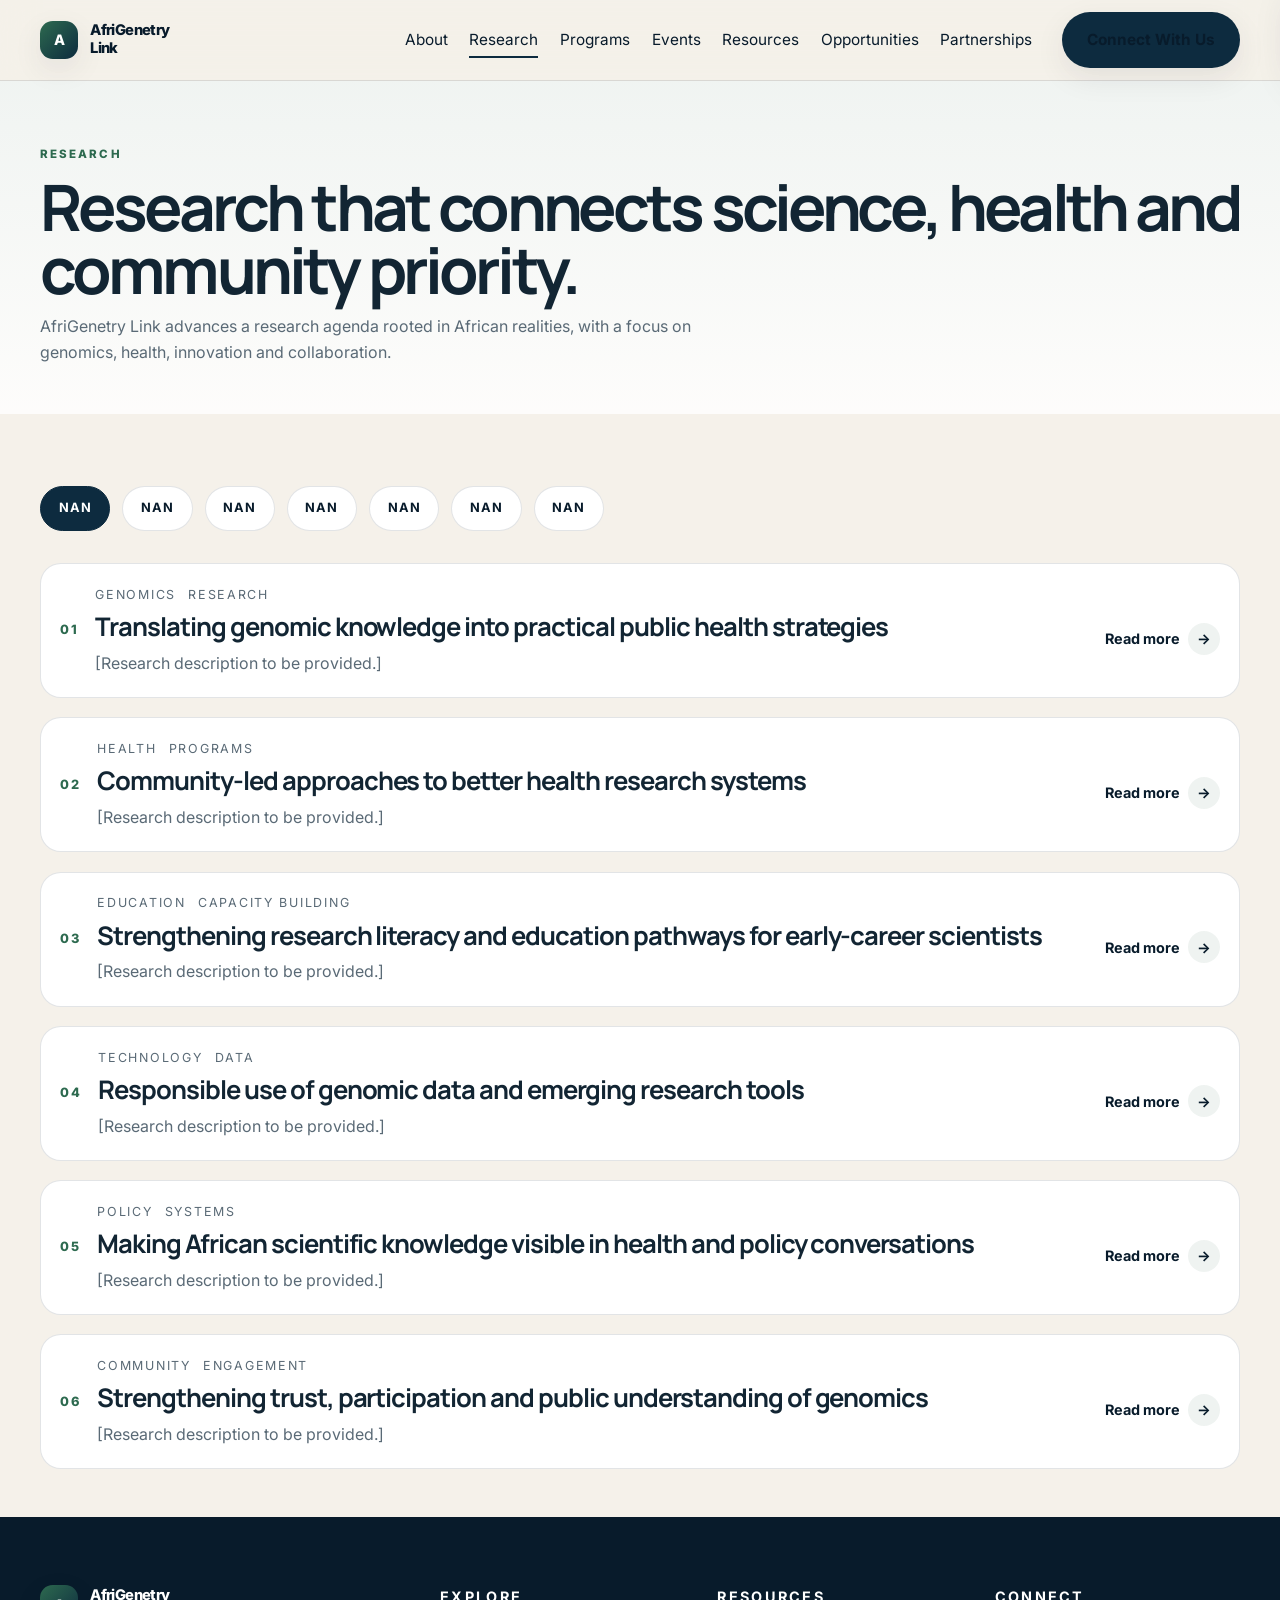
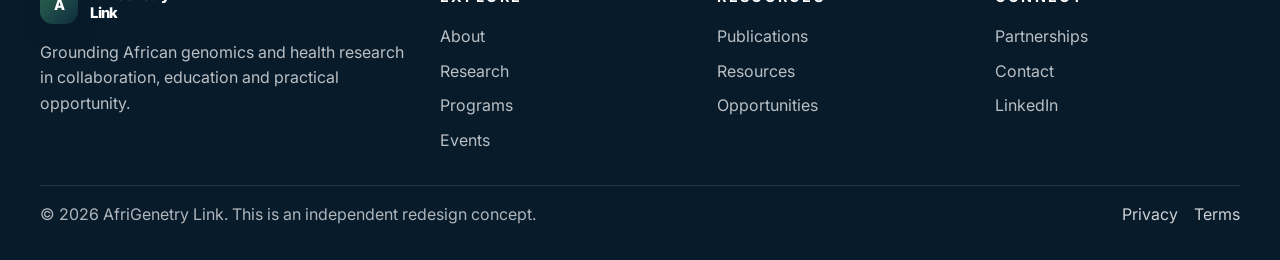
<file: afri-genetry-link/research.html>
<!DOCTYPE html>
<html lang="en">
  <head>
    <meta charset="UTF-8" />
    <meta name="viewport" content="width=device-width, initial-scale=1.0" />
    <title>Research | AfriGenetry Link</title>
    <meta name="description" content="Explore AfriGenetry Link research themes in genomics, health, education and collaboration across African contexts." />
    <link rel="preconnect" href="https://fonts.googleapis.com" />
    <link rel="preconnect" href="https://fonts.gstatic.com" crossorigin />
    <link href="https://fonts.googleapis.com/css2?family=Inter:wght@400;500;600;700;800&family=Manrope:wght@400;500;600;700;800&display=swap" rel="stylesheet" />
    <link rel="stylesheet" href="css/styles.css" />
    <link rel="stylesheet" href="css/responsive.css" />
    <link rel="stylesheet" href="css/animations.css" />
  </head>
  <body>
    <header class="site-header">
      <div class="container site-header__inner">
        <a href="index.html" class="logo" aria-label="AfriGenetry Link home page"><span class="logo-mark">A</span><span class="logo-text">AfriGenetry<br />Link</span></a>
        <nav class="site-nav" aria-label="Main navigation">
          <a href="about.html">About</a>
          <a href="research.html" class="is-active">Research</a>
          <a href="programs.html">Programs</a>
          <a href="events.html">Events</a>
          <a href="resources.html">Resources</a>
          <a href="opportunities.html">Opportunities</a>
          <a href="partnerships.html">Partnerships</a>
          <a href="contact.html" class="btn btn--primary nav-cta">Connect With Us</a>
        </nav>
        <button class="nav-toggle" type="button" aria-label="Open menu" aria-expanded="false">☰</button>
      </div>
      <div class="mobile-menu" aria-label="Mobile navigation">
        <div class="mobile-menu__head"><a href="index.html" class="logo"><span class="logo-mark">A</span><span class="logo-text">AfriGenetry<br />Link</span></a><button class="nav-toggle mobile-menu__close" type="button" aria-label="Close menu">✕</button></div>
        <nav class="mobile-nav" aria-label="Mobile menu links"><a href="about.html">About</a><a href="research.html">Research</a><a href="programs.html">Programs</a><a href="events.html">Events</a><a href="resources.html">Resources</a><a href="opportunities.html">Opportunities</a><a href="partnerships.html">Partnerships</a><a href="contact.html" class="btn btn--primary">Get Involved</a></nav>
      </div>
    </header>

    <main>
      <section class="page-hero">
        <div class="container page-hero__inner fade-up">
          <span class="section-label">Research</span>
          <h1>Research that connects science, health and community priority.</h1>
          <p>AfriGenetry Link advances a research agenda rooted in African realities, with a focus on genomics, health, innovation and collaboration.</p>
        </div>
      </section>

      <section class="section section--tight">
        <div class="container">
          <div class="filter-bar fade-up" aria-label="Research filters">
            <button type="button" class="filter-chip is-active" data-filter="all" data-target=".filter-target" aria-pressed="true">All</button>
            <button type="button" class="filter-chip" data-filter="genomics" data-target=".filter-target" aria-pressed="false">Genomics</button>
            <button type="button" class="filter-chip" data-filter="health" data-target=".filter-target" aria-pressed="false">Health</button>
            <button type="button" class="filter-chip" data-filter="education" data-target=".filter-target" aria-pressed="false">Education</button>
            <button type="button" class="filter-chip" data-filter="policy" data-target=".filter-target" aria-pressed="false">Policy</button>
            <button type="button" class="filter-chip" data-filter="technology" data-target=".filter-target" aria-pressed="false">Technology</button>
            <button type="button" class="filter-chip" data-filter="community" data-target=".filter-target" aria-pressed="false">Community</button>
          </div>

          <div class="research-list">
            <article class="research-item filter-target fade-up" data-category="genomics">
              <div class="research-item__index">01</div>
              <div class="research-item__body">
                <div class="research-item__meta"><span>Genomics</span><span>Research</span></div>
                <h3>Translating genomic knowledge into practical public health strategies</h3>
                <p>[Research description to be provided.]</p>
              </div>
              <a href="program-detail.html" class="link-arrow research-item__action">Read more <span>→</span></a>
            </article>

            <article class="research-item filter-target fade-up" data-category="health">
              <div class="research-item__index">02</div>
              <div class="research-item__body">
                <div class="research-item__meta"><span>Health</span><span>Programs</span></div>
                <h3>Community-led approaches to better health research systems</h3>
                <p>[Research description to be provided.]</p>
              </div>
              <a href="program-detail.html" class="link-arrow research-item__action">Read more <span>→</span></a>
            </article>

            <article class="research-item filter-target fade-up" data-category="education">
              <div class="research-item__index">03</div>
              <div class="research-item__body">
                <div class="research-item__meta"><span>Education</span><span>Capacity building</span></div>
                <h3>Strengthening research literacy and education pathways for early-career scientists</h3>
                <p>[Research description to be provided.]</p>
              </div>
              <a href="program-detail.html" class="link-arrow research-item__action">Read more <span>→</span></a>
            </article>

            <article class="research-item filter-target fade-up" data-category="technology">
              <div class="research-item__index">04</div>
              <div class="research-item__body">
                <div class="research-item__meta"><span>Technology</span><span>Data</span></div>
                <h3>Responsible use of genomic data and emerging research tools</h3>
                <p>[Research description to be provided.]</p>
              </div>
              <a href="program-detail.html" class="link-arrow research-item__action">Read more <span>→</span></a>
            </article>

            <article class="research-item filter-target fade-up" data-category="policy">
              <div class="research-item__index">05</div>
              <div class="research-item__body">
                <div class="research-item__meta"><span>Policy</span><span>Systems</span></div>
                <h3>Making African scientific knowledge visible in health and policy conversations</h3>
                <p>[Research description to be provided.]</p>
              </div>
              <a href="program-detail.html" class="link-arrow research-item__action">Read more <span>→</span></a>
            </article>

            <article class="research-item filter-target fade-up" data-category="community">
              <div class="research-item__index">06</div>
              <div class="research-item__body">
                <div class="research-item__meta"><span>Community</span><span>Engagement</span></div>
                <h3>Strengthening trust, participation and public understanding of genomics</h3>
                <p>[Research description to be provided.]</p>
              </div>
              <a href="program-detail.html" class="link-arrow research-item__action">Read more <span>→</span></a>
            </article>
          </div>
        </div>
      </section>
    </main>

    <footer class="site-footer">
      <div class="container footer-grid">
        <div class="footer-brand"><a href="index.html" class="logo" style="color:#fff;"><span class="logo-mark">A</span><span class="logo-text">AfriGenetry<br />Link</span></a><p>Grounding African genomics and health research in collaboration, education and practical opportunity.</p></div>
        <div class="footer-links"><h4>Explore</h4><ul><li><a href="about.html">About</a></li><li><a href="research.html">Research</a></li><li><a href="programs.html">Programs</a></li><li><a href="events.html">Events</a></li></ul></div>
        <div class="footer-links"><h4>Resources</h4><ul><li><a href="publications.html">Publications</a></li><li><a href="resources.html">Resources</a></li><li><a href="opportunities.html">Opportunities</a></li></ul></div>
        <div class="footer-links"><h4>Connect</h4><ul><li><a href="partnerships.html">Partnerships</a></li><li><a href="contact.html">Contact</a></li><li><a href="https://www.linkedin.com" target="_blank" rel="noreferrer">LinkedIn</a></li></ul></div>
      </div>
      <div class="container footer-meta"><span>© 2026 AfriGenetry Link. This is an independent redesign concept.</span><div class="row"><a href="#">Privacy</a><a href="#">Terms</a></div></div>
    </footer>
    <button class="back-to-top" type="button" aria-label="Back to top">↑</button>
    <script src="js/navigation.js" defer></script>
    <script src="js/filters.js" defer></script>
    <script src="js/search.js" defer></script>
    <script src="js/forms.js" defer></script>
    <script src="js/interactions.js" defer></script>
    <script src="js/main.js" defer></script>
  </body>
</html>
</file>
<file: afri-genetry-link/css/styles.css>
:root {
  --color-primary: #0d2b3f;
  --color-primary-strong: #081b2b;
  --color-secondary: #2d6a4f;
  --color-secondary-soft: #dfeee5;
  --color-accent: #d4a84d;
  --color-accent-soft: #f5ead0;
  --color-background: #f5f1ea;
  --color-surface: #ffffff;
  --color-surface-alt: #edf3f0;
  --color-text: #122533;
  --color-muted: #5a6a76;
  --color-border: rgba(18, 37, 51, 0.12);
  --color-success: #1f7a5b;
  --color-danger: #b5403a;
  --font-display: "Manrope", "Segoe UI", sans-serif;
  --font-body: "Inter", "Segoe UI", sans-serif;
  --radius-sm: 0.5rem;
  --radius-md: 1rem;
  --radius-lg: 1.5rem;
  --shadow-sm: 0 10px 30px rgba(8, 27, 43, 0.08);
  --shadow-md: 0 18px 48px rgba(8, 27, 43, 0.12);
  --container: 1200px;
  --transition: 180ms ease;
}

* { box-sizing: border-box; }
html { scroll-behavior: smooth; }
body {
  margin: 0;
  font-family: var(--font-body);
  background: var(--color-background);
  color: var(--color-text);
  line-height: 1.6;
  text-rendering: optimizeLegibility;
}

img {
  max-width: 100%;
  display: block;
}
a {
  color: inherit;
  text-decoration: none;
}
button, input, select, textarea {
  font: inherit;
}
button {
  cursor: pointer;
}
.container {
  width: min(var(--container), calc(100% - 2rem));
  margin: 0 auto;
}
.section {
  padding: 5rem 0;
}
.section--tight { padding: 3rem 0; }
.section-label,
.eyebrow {
  font-size: 0.72rem;
  letter-spacing: 0.18em;
  text-transform: uppercase;
  color: var(--color-secondary);
  font-weight: 800;
}
.section-heading {
  margin: 0.5rem 0 1rem;
  font-family: var(--font-display);
  font-size: clamp(2.1rem, 4vw, 4rem);
  line-height: 1.08;
  letter-spacing: -0.04em;
  color: var(--color-primary-strong);
}
.section-intro {
  margin: 0;
  max-width: 44rem;
  color: var(--color-muted);
  font-size: 1.05rem;
}
.grid {
  display: grid;
  gap: 1.5rem;
}
.row {
  display: flex;
  gap: 1rem;
  align-items: center;
  flex-wrap: wrap;
}
.stack {
  display: grid;
  gap: 1rem;
}
.btn {
  display: inline-flex;
  align-items: center;
  justify-content: center;
  min-height: 3.2rem;
  padding: 0.9rem 1.5rem;
  border-radius: 999px;
  border: 1px solid transparent;
  font-weight: 700;
  transition: transform var(--transition), box-shadow var(--transition), border-color var(--transition), background var(--transition);
  text-decoration: none;
}
.btn:hover,
.btn:focus-visible {
  transform: translateY(-1px);
}
.btn:focus-visible,
.nav-toggle:focus-visible,
.filter-chip:focus-visible,
.search-input:focus-visible,
.form-input:focus-visible,
.form-select:focus-visible,
.form-textarea:focus-visible,
.link-arrow:focus-visible,
.footer-link:focus-visible,
.logo:focus-visible {
  outline: 3px solid rgba(17, 88, 86, 0.28);
  outline-offset: 4px;
}
.btn--primary {
  background: var(--color-primary);
  color: #fff;
  box-shadow: var(--shadow-sm);
}
.btn--secondary {
  background: transparent;
  border-color: var(--color-border);
  color: var(--color-primary-strong);
}
.btn--ghost {
  background: rgba(13, 43, 63, 0.04);
  color: var(--color-primary-strong);
}
.site-header {
  position: sticky;
  top: 0;
  z-index: 50;
  background: rgba(245, 241, 234, 0.82);
  backdrop-filter: blur(18px);
  border-bottom: 1px solid var(--color-border);
}
.site-header__inner {
  display: flex;
  align-items: center;
  justify-content: space-between;
  min-height: 5rem;
}
.logo {
  display: inline-flex;
  align-items: center;
  gap: 0.75rem;
  font-weight: 800;
  color: var(--color-primary-strong);
  letter-spacing: -0.04em;
}
.logo-mark {
  width: 2.4rem;
  height: 2.4rem;
  border-radius: 0.8rem;
  background: linear-gradient(135deg, var(--color-secondary), var(--color-primary));
  color: #fff;
  display: grid;
  place-items: center;
  font-size: 0.9rem;
  box-shadow: var(--shadow-sm);
}
.logo-text {
  font-size: 0.92rem;
  line-height: 1.2;
}
.site-nav {
  display: flex;
  align-items: center;
  gap: 1.35rem;
}
.site-nav a {
  font-size: 0.96rem;
  color: var(--color-primary-strong);
  position: relative;
}
.site-nav a::after {
  content: "";
  position: absolute;
  left: 0;
  bottom: -0.35rem;
  width: 100%;
  height: 2px;
  background: var(--color-primary);
  transform: scaleX(0);
  transform-origin: left;
  transition: transform var(--transition);
}
.site-nav a:hover::after,
.site-nav a:focus-visible::after,
.site-nav a.is-active::after {
  transform: scaleX(1);
}
.nav-more {
  display: inline-flex;
  align-items: center;
  gap: 0.35rem;
}
.nav-cta {
  margin-left: 0.5rem;
}
.nav-toggle {
  display: none;
  width: clamp(2.8rem, 7vw, 3.2rem);
  height: clamp(2.8rem, 7vw, 3.2rem);
  border-radius: 0.8rem;
  border: 1px solid var(--color-border);
  background: rgba(255, 255, 255, 0.7);
  color: var(--color-primary-strong);
}
.mobile-menu {
  position: fixed;
  inset: 0 0 0 auto;
  width: min(22rem, 86vw);
  background: rgba(255, 255, 255, 0.98);
  box-shadow: -18px 0 42px rgba(8, 27, 43, 0.18);
  transform: translateX(110%);
  transition: transform 240ms ease;
  padding: 1.25rem 1.25rem 2rem;
  z-index: 100;
  display: flex;
  flex-direction: column;
  gap: 1rem;
}
.mobile-menu.is-open {
  transform: translateX(0);
}
.mobile-menu__head {
  display: flex;
  justify-content: space-between;
  align-items: center;
  padding-bottom: 1rem;
  border-bottom: 1px solid var(--color-border);
}
.mobile-nav {
  display: flex;
  flex-direction: column;
  gap: 1rem;
  padding-top: 0.5rem;
}
.mobile-nav a {
  font-size: 1.05rem;
  font-weight: 700;
  padding: 0.8rem 0;
  border-bottom: 1px solid var(--color-border);
}
.screen-reader-text {
  position: absolute;
  width: 1px;
  height: 1px;
  padding: 0;
  margin: -1px;
  overflow: hidden;
  clip: rect(0, 0, 0, 0);
  white-space: nowrap;
  border: 0;
}
.hero {
  padding: 4rem 0 4.5rem;
  background: linear-gradient(180deg, rgba(243, 237, 230, 0.98), rgba(239, 246, 242, 0.95));
}
.hero__inner {
  display: grid;
  grid-template-columns: 1.1fr 0.9fr;
  align-items: center;
  gap: 2.5rem;
}
.hero__eyebrow {
  font-size: 0.72rem;
  letter-spacing: 0.2em;
  text-transform: uppercase;
  color: var(--color-secondary);
  font-weight: 800;
}
.hero h1 {
  margin: 0.6rem 0 1rem;
  font-family: var(--font-display);
  font-size: clamp(2.8rem, 5vw, 5rem);
  line-height: 0.96;
  letter-spacing: -0.06em;
  color: var(--color-primary-strong);
}
.hero p {
  max-width: 35rem;
  font-size: 1.06rem;
  color: var(--color-muted);
}
.hero__actions {
  display: flex;
  flex-wrap: wrap;
  gap: 1rem;
  margin-top: 2rem;
}
.hero__meta {
  margin-top: 2rem;
  display: flex;
  flex-wrap: wrap;
  gap: 1.5rem;
}
.hero__meta span {
  display: inline-flex;
  align-items: center;
  gap: 0.5rem;
  font-size: 0.8rem;
  letter-spacing: 0.12em;
  text-transform: uppercase;
  color: var(--color-primary-strong);
  font-weight: 700;
}
.hero__media {
  position: relative;
  min-height: 35rem;
  border-radius: 2rem;
  overflow: hidden;
  box-shadow: var(--shadow-md);
  border: 1px solid rgba(18, 37, 51, 0.08);
}
.hero__media img {
  width: 100%;
  height: 100%;
  object-fit: cover;
}
.hero__overlay {
  position: absolute;
  inset: 0;
  background: linear-gradient(180deg, rgba(4, 16, 27, 0.08), rgba(4, 16, 27, 0.42));
}
.hero__panel {
  position: absolute;
  left: 1.2rem;
  right: 1.2rem;
  bottom: 1.2rem;
  background: rgba(255, 255, 255, 0.9);
  backdrop-filter: blur(8px);
  border: 1px solid rgba(18, 37, 51, 0.08);
  border-radius: 1.2rem;
  padding: 1.1rem 1.2rem;
  box-shadow: var(--shadow-sm);
}
.hero__panel small {
  display: block;
  font-size: 0.7rem;
  letter-spacing: 0.12em;
  text-transform: uppercase;
  color: var(--color-muted);
}
.hero__panel strong {
  display: block;
  margin-top: 0.25rem;
  font-family: var(--font-display);
  font-size: 1.35rem;
  color: var(--color-primary-strong);
}
.grid-2,
.grid-3,
.grid-4 {
  display: grid;
  gap: 1.2rem;
}
.grid-2 { grid-template-columns: repeat(2, minmax(0, 1fr)); }
.grid-3 { grid-template-columns: repeat(3, minmax(0, 1fr)); }
.grid-4 { grid-template-columns: repeat(4, minmax(0, 1fr)); }
.feature-intro {
  display: grid;
  grid-template-columns: 1.1fr 0.9fr;
  align-items: end;
  gap: 2rem;
  margin-bottom: 2.25rem;
}
.editorial-split {
  display: grid;
  grid-template-columns: 1fr 1fr;
  gap: 2rem;
  align-items: center;
}
.editorial-split__media {
  min-height: 26rem;
  border-radius: 1.5rem;
  overflow: hidden;
  background: #dfeae7;
}
.editorial-split__media img {
  width: 100%;
  height: 100%;
  object-fit: cover;
}
.editorial-split__content {
  background: var(--color-surface);
  border: 1px solid var(--color-border);
  border-radius: 1.5rem;
  padding: 2rem;
  box-shadow: var(--shadow-sm);
}
.editorial-split__content p {
  color: var(--color-muted);
}
.focus-area {
  padding: 1.4rem 1.2rem;
  background: var(--color-surface);
  border: 1px solid var(--color-border);
  border-radius: 1.2rem;
  transition: transform var(--transition), box-shadow var(--transition);
}
.focus-area:hover {
  transform: translateY(-2px);
  box-shadow: var(--shadow-sm);
}
.focus-area__index {
  display: block;
  margin-bottom: 0.8rem;
  font-size: 0.72rem;
  letter-spacing: 0.12em;
  text-transform: uppercase;
  color: var(--color-secondary);
  font-weight: 800;
}
.focus-area h3 {
  margin: 0 0 0.7rem;
  font-family: var(--font-display);
  font-size: clamp(1.4rem, 2vw, 2.05rem);
  line-height: 1.15;
  letter-spacing: -0.04em;
}
.focus-area p {
  margin: 0;
  color: var(--color-muted);
}
.link-arrow {
  display: inline-flex;
  align-items: center;
  gap: 0.5rem;
  margin-top: 1rem;
  font-size: 0.9rem;
  font-weight: 700;
  color: var(--color-primary-strong);
}
.link-arrow span {
  display: inline-grid;
  place-items: center;
  width: 2rem;
  height: 2rem;
  border-radius: 50%;
  background: rgba(45, 106, 79, 0.08);
}
.research-list {
  display: grid;
  gap: 1.2rem;
}
.research-item {
  display: grid;
  grid-template-columns: auto 1fr auto;
  gap: 1rem;
  align-items: center;
  background: var(--color-surface);
  border: 1px solid var(--color-border);
  border-radius: 1.3rem;
  padding: 1.3rem 1.2rem;
  transition: transform var(--transition), box-shadow var(--transition), border var(--transition);
}
.research-item:hover {
  transform: translateY(-2px);
  box-shadow: var(--shadow-sm);
}
.research-item.is-hidden { display: none; }
.research-item__index {
  color: var(--color-secondary);
  font-weight: 800;
  font-size: 0.8rem;
  letter-spacing: 0.15em;
  text-transform: uppercase;
}
.research-item__body {
  min-width: 0;
}
.research-item__meta {
  font-size: 0.78rem;
  letter-spacing: 0.14em;
  text-transform: uppercase;
  color: var(--color-muted);
  display: flex;
  gap: 0.75rem;
  flex-wrap: wrap;
}
.research-item h3 {
  margin: 0.45rem 0 0.5rem;
  font-size: clamp(1.4rem, 2vw, 2rem);
  line-height: 1.2;
  font-family: var(--font-display);
  letter-spacing: -0.04em;
}
.research-item p {
  margin: 0;
  color: var(--color-muted);
}
.research-item__action {
  justify-self: end;
}
.filter-bar {
  display: flex;
  flex-wrap: wrap;
  gap: 0.75rem;
  align-items: center;
  margin: 1.5rem 0 2rem;
}
.filter-chip {
  appearance: none;
  border: 1px solid var(--color-border);
  background: var(--color-surface);
  color: var(--color-primary-strong);
  padding: 0.72rem 1.1rem;
  border-radius: 999px;
  font-size: 0.8rem;
  font-weight: 700;
  letter-spacing: 0.08em;
  text-transform: uppercase;
  transition: all var(--transition);
}
.filter-chip.is-active {
  background: var(--color-primary);
  border-color: var(--color-primary);
  color: #fff;
}
.featured-program {
  background: var(--color-surface-alt);
}
.featured-program__layout {
  display: grid;
  grid-template-columns: 1.1fr 0.9fr;
  gap: 2rem;
  align-items: center;
  background: var(--color-surface);
  border: 1px solid var(--color-border);
  border-radius: 1.5rem;
  overflow: hidden;
  box-shadow: var(--shadow-sm);
}
.featured-program__media {
  min-height: 30rem;
  position: relative;
}
.featured-program__media img {
  width: 100%;
  height: 100%;
  object-fit: cover;
}
.featured-program__content {
  padding: 2rem;
}
.featured-program__label {
  display: inline-flex;
  padding: 0.45rem 0.7rem;
  border-radius: 999px;
  background: rgba(45, 106, 79, 0.1);
  color: var(--color-secondary);
  font-size: 0.72rem;
  font-weight: 800;
  letter-spacing: 0.12em;
  text-transform: uppercase;
}
.featured-program__content h3 {
  font-family: var(--font-display);
  font-size: clamp(2.1rem, 3vw, 3.3rem);
  letter-spacing: -0.05em;
  line-height: 1.04;
  margin: 1rem 0 0.8rem;
}
.featured-program__content p {
  color: var(--color-muted);
}
.program-list,
.event-list,
.resource-grid,
.opportunity-list,
.team-grid,
.publication-list,
.card-list {
  display: grid;
  gap: 1.25rem;
}
.program-card,
.event-card,
.resource-card,
.publication-card,
.opportunity-card,
.team-card {
  background: var(--color-surface);
  border: 1px solid var(--color-border);
  border-radius: 1.3rem;
  overflow: hidden;
  box-shadow: var(--shadow-sm);
}
.program-card {
  display: grid;
  grid-template-columns: 0.9fr 1.1fr;
}
.program-card__media {
  min-height: 100%;
}
.program-card__media img {
  width: 100%;
  height: 100%;
  object-fit: cover;
}
.program-card__content,
.event-card__content,
.resource-card__content,
.publication-card__content,
.opportunity-card__content,
.team-card__content {
  padding: 1.4rem;
}
.program-card__meta,
.resource-card__meta,
.publication-card__meta,
.opportunity-card__meta {
  color: var(--color-muted);
  font-size: 0.72rem;
  letter-spacing: 0.14em;
  text-transform: uppercase;
  font-weight: 700;
}
.program-card h3,
.event-card h3,
.resource-card h3,
.publication-card h3,
.opportunity-card h3,
.team-card h3 {
  margin: 0.7rem 0 0.75rem;
  font-family: var(--font-display);
  font-size: clamp(1.35rem, 2vw, 2rem);
  line-height: 1.1;
  letter-spacing: -0.04em;
}
.program-card p,
.event-card p,
.resource-card p,
.publication-card p,
.opportunity-card p,
.team-card p {
  margin: 0;
  color: var(--color-muted);
}
.event-date {
  display: flex;
  flex-direction: column;
  align-items: center;
  justify-content: center;
  min-width: 5.5rem;
  padding: 1rem 0.7rem;
  background: var(--color-primary-strong);
  color: #fff;
  border-top-left-radius: 1.2rem;
  border-bottom-left-radius: 1.2rem;
}
.event-date strong {
  font-size: 2rem;
  line-height: 1;
  font-family: var(--font-display);
}
.event-date span {
  font-size: 0.72rem;
  letter-spacing: 0.12em;
  text-transform: uppercase;
  margin-top: 0.2rem;
}
.event-card {
  display: grid;
  grid-template-columns: auto 1fr;
  align-items: stretch;
}
.event-card__content {
  display: grid;
  gap: 0.6rem;
}
.event-detail-grid,
.about-grid,
.contact-grid,
.details-grid,
.side-by-side {
  display: grid;
  gap: 2rem;
}
.event-detail-grid {
  grid-template-columns: 1.1fr 0.9fr;
}
.details-panel,
.info-panel,
.contact-card,
.timeline-card,
.stat-card {
  background: var(--color-surface);
  border: 1px solid var(--color-border);
  border-radius: 1.3rem;
  padding: 1.5rem;
  box-shadow: var(--shadow-sm);
}
.detail-list {
  display: grid;
  gap: 0.8rem;
  margin-top: 1rem;
}
.detail-list li {
  list-style: none;
  padding-left: 0;
  color: var(--color-muted);
}
.detail-list strong {
  display: inline-block;
  min-width: 6.3rem;
  color: var(--color-primary-strong);
}
.resource-grid {
  grid-template-columns: repeat(3, minmax(0, 1fr));
}
.resource-card img,
.publication-card img {
  width: 100%;
  height: 11rem;
  object-fit: cover;
  display: block;
}
.publication-list {
  grid-template-columns: 1fr;
}
.publication-card {
  display: grid;
  grid-template-columns: 0.8fr 1.2fr;
}
.opportunity-list {
  grid-template-columns: 1fr;
}
.opportunity-card {
  display: grid;
  grid-template-columns: 12rem 1fr;
}
.opportunity-card__badge {
  display: inline-flex;
  align-items: center;
  padding: 0.45rem 0.6rem;
  border-radius: 999px;
  background: rgba(212, 168, 77, 0.12);
  color: var(--color-primary-strong);
  font-size: 0.72rem;
  letter-spacing: 0.12em;
  text-transform: uppercase;
  font-weight: 700;
}
.info-row {
  display: flex;
  flex-wrap: wrap;
  gap: 0.8rem 1rem;
  margin-top: 1rem;
  color: var(--color-muted);
  font-size: 0.9rem;
}
.partnership-grid,
.partnership-cards,
.value-grid,
.metrics-grid,
.about-grid {
  display: grid;
  gap: 1.3rem;
}
.partnership-grid {
  grid-template-columns: 1.1fr 0.9fr;
}
.partnership-cards,
.metrics-grid,
.value-grid,
.team-grid {
  grid-template-columns: repeat(3, minmax(0, 1fr));
}
.value-item,
.metric-card,
.team-card {
  background: var(--color-surface);
  border: 1px solid var(--color-border);
  border-radius: 1.2rem;
  padding: 1.4rem;
}
.value-item__label {
  display: inline-block;
  font-size: 0.72rem;
  letter-spacing: 0.14em;
  text-transform: uppercase;
  color: var(--color-secondary);
  font-weight: 800;
  margin-bottom: 0.7rem;
}
.value-item h3,
.metric-card h3,
.team-card h3 {
  margin: 0 0 0.6rem;
  font-family: var(--font-display);
  font-size: 1.5rem;
  letter-spacing: -0.04em;
}
.metric-card {
  text-align: center;
}
.metric-card strong {
  display: block;
  font-size: 2.8rem;
  font-family: var(--font-display);
  color: var(--color-primary-strong);
}
.metric-card span {
  display: block;
  font-size: 0.8rem;
  text-transform: uppercase;
  letter-spacing: 0.12em;
  color: var(--color-muted);
  margin-top: 0.45rem;
}
.team-card img {
  width: 100%;
  height: 17rem;
  object-fit: cover;
}
.form-shell {
  background: var(--color-surface);
  border: 1px solid var(--color-border);
  border-radius: 1.5rem;
  padding: 1.5rem;
  box-shadow: var(--shadow-sm);
}
.form-grid {
  display: grid;
  grid-template-columns: repeat(2, minmax(0, 1fr));
  gap: 1rem;
}
.form-field {
  display: grid;
  gap: 0.45rem;
}
.form-field--full {
  grid-column: 1 / -1;
}
.form-label {
  font-size: 0.8rem;
  font-weight: 700;
  letter-spacing: 0.08em;
  text-transform: uppercase;
  color: var(--color-primary-strong);
}
.form-input,
.form-select,
.form-textarea {
  width: 100%;
  border: 1px solid var(--color-border);
  background: #fff;
  border-radius: 0.9rem;
  min-height: 3.1rem;
  padding: 0.85rem 0.95rem;
  color: var(--color-text);
}
.form-textarea {
  min-height: 8rem;
  resize: vertical;
}
.form-error {
  font-size: 0.8rem;
  color: var(--color-danger);
  min-height: 1.1rem;
}
.success-state,
.empty-state,
.notice {
  display: none;
  margin-top: 1rem;
  padding: 0.9rem 1rem;
  border-radius: 0.9rem;
  background: rgba(31, 122, 91, 0.08);
  color: var(--color-success);
  border: 1px solid rgba(31, 122, 91, 0.16);
  font-weight: 600;
}
.success-state.is-visible,
.empty-state.is-visible,
.notice.is-visible {
  display: block;
}
.search-wrap {
  display: flex;
  gap: 0.8rem;
  align-items: center;
  padding: 0.95rem 1rem;
  border: 1px solid var(--color-border);
  border-radius: 999px;
  background: var(--color-surface);
}
.search-input {
  width: 100%;
  border: none;
  background: transparent;
  color: var(--color-text);
}
.search-input:focus-visible {
  outline: none;
}
.results-meta {
  margin-top: 1rem;
  font-size: 0.82rem;
  text-transform: uppercase;
  letter-spacing: 0.12em;
  color: var(--color-muted);
  font-weight: 700;
}
.page-hero {
  padding: 4rem 0 3rem;
  background: linear-gradient(180deg, rgba(240, 244, 242, 0.96), rgba(255, 255, 255, 0.82));
}
.page-hero__inner {
  display: grid;
  gap: 0.8rem;
}
.page-hero__inner h1 {
  margin: 0;
  font-family: var(--font-display);
  font-size: clamp(2.7rem, 5vw, 4.5rem);
  letter-spacing: -0.06em;
  line-height: 0.98;
}
.page-hero__inner p {
  margin: 0;
  max-width: 42rem;
  color: var(--color-muted);
}
.list-inline {
  display: flex;
  flex-wrap: wrap;
  gap: 0.75rem;
}
.list-inline li {
  list-style: none;
  background: rgba(13, 43, 63, 0.03);
  border: 1px solid var(--color-border);
  border-radius: 999px;
  padding: 0.5rem 0.8rem;
  font-size: 0.8rem;
  font-weight: 700;
  color: var(--color-primary-strong);
}
.site-footer {
  background: var(--color-primary-strong);
  color: rgba(255, 255, 255, 0.86);
  padding-top: 4.25rem;
}
.footer-grid {
  display: grid;
  grid-template-columns: 1.2fr 0.8fr 0.8fr 0.8fr;
  gap: 2rem;
  padding-bottom: 2rem;
}
.footer-brand p,
.footer-links a,
.footer-links li {
  color: rgba(255, 255, 255, 0.72);
}
.footer-links ul {
  list-style: none;
  padding: 0;
  margin: 1rem 0 0;
  display: grid;
  gap: 0.55rem;
}
.footer-links h4 {
  margin: 0;
  color: #fff;
  font-size: 0.9rem;
  text-transform: uppercase;
  letter-spacing: 0.16em;
}
.footer-meta {
  border-top: 1px solid rgba(255, 255, 255, 0.12);
  padding: 1rem 0 2rem;
  color: rgba(255, 255, 255, 0.68);
  display: flex;
  align-items: center;
  justify-content: space-between;
  gap: 1rem;
  flex-wrap: wrap;
}
.footer-meta a {
  color: rgba(255, 255, 255, 0.8);
}
.back-to-top {
  position: fixed;
  right: 1.25rem;
  bottom: 1.25rem;
  width: 3.1rem;
  height: 3.1rem;
  border-radius: 50%;
  border: none;
  background: var(--color-primary);
  color: #fff;
  box-shadow: var(--shadow-sm);
  opacity: 0;
  visibility: hidden;
  transform: translateY(12px);
  transition: opacity var(--transition), transform var(--transition), visibility var(--transition);
  z-index: 60;
}
.back-to-top.is-visible {
  opacity: 1;
  visibility: visible;
  transform: translateY(0);
}
.hidden {
  display: none !important;
}
.accordion-item {
  border: 1px solid var(--color-border);
  border-radius: 1rem;
  background: var(--color-surface);
  overflow: hidden;
}
.accordion-trigger {
  width: 100%;
  text-align: left;
  border: none;
  background: transparent;
  padding: 1rem 1.1rem;
  font-weight: 700;
  color: var(--color-primary-strong);
  display: flex;
  align-items: center;
  justify-content: space-between;
  gap: 1rem;
}
.accordion-content {
  display: none;
  padding: 0 1.1rem 1rem;
  color: var(--color-muted);
}
.accordion-item.is-open .accordion-content {
  display: block;
}

@media (max-width: 900px) {
  .site-nav { display: none; }
  .nav-toggle { display: inline-grid; place-items: center; }
  .hero__inner,
  .feature-intro,
  .editorial-split,
  .event-detail-grid,
  .partnership-grid,
  .about-grid,
  .contact-grid,
  .grid-2,
  .grid-3,
  .grid-4,
  .footer-grid {
    grid-template-columns: 1fr;
  }
}

@media (max-width: 640px) {
  .btn { width: 100%; }
  .hero__actions,
  .row { display: grid; }
  .program-card,
  .publication-card,
  .opportunity-card,
  .event-card,
  .research-item {
    grid-template-columns: 1fr;
  }
  .event-date {
    border-radius: 1.2rem 1.2rem 0 0;
  }
  .form-grid { grid-template-columns: 1fr; }
  .section { padding: 3.75rem 0; }
}
</file>
<file: afri-genetry-link/css/responsive.css>
@media (max-width: 980px) {
  .resource-grid,
  .value-grid,
  .team-grid,
  .metrics-grid,
  .partnership-cards {
    grid-template-columns: repeat(2, minmax(0, 1fr));
  }
}

@media (max-width: 700px) {
  .resource-grid,
  .value-grid,
  .team-grid,
  .metrics-grid,
  .partnership-cards {
    grid-template-columns: 1fr;
  }

  .research-item {
    grid-template-columns: 1fr;
    align-items: start;
  }

  .research-item__action {
    justify-self: start;
  }
}
</file>
<file: afri-genetry-link/css/animations.css>
@media (prefers-reduced-motion: reduce) {
  html { scroll-behavior: auto; }
  *, *::before, *::after {
    animation: none !important;
    transition: none !important;
  }
}

.fade-up {
  opacity: 0;
  transform: translateY(18px);
  transition: opacity 420ms ease, transform 420ms ease;
}
.fade-up.is-visible {
  opacity: 1;
  transform: translateY(0);
}

.reveal-delay-1 { transition-delay: 60ms; }
.reveal-delay-2 { transition-delay: 120ms; }
.reveal-delay-3 { transition-delay: 180ms; }
.reveal-delay-4 { transition-delay: 240ms; }
</file>
